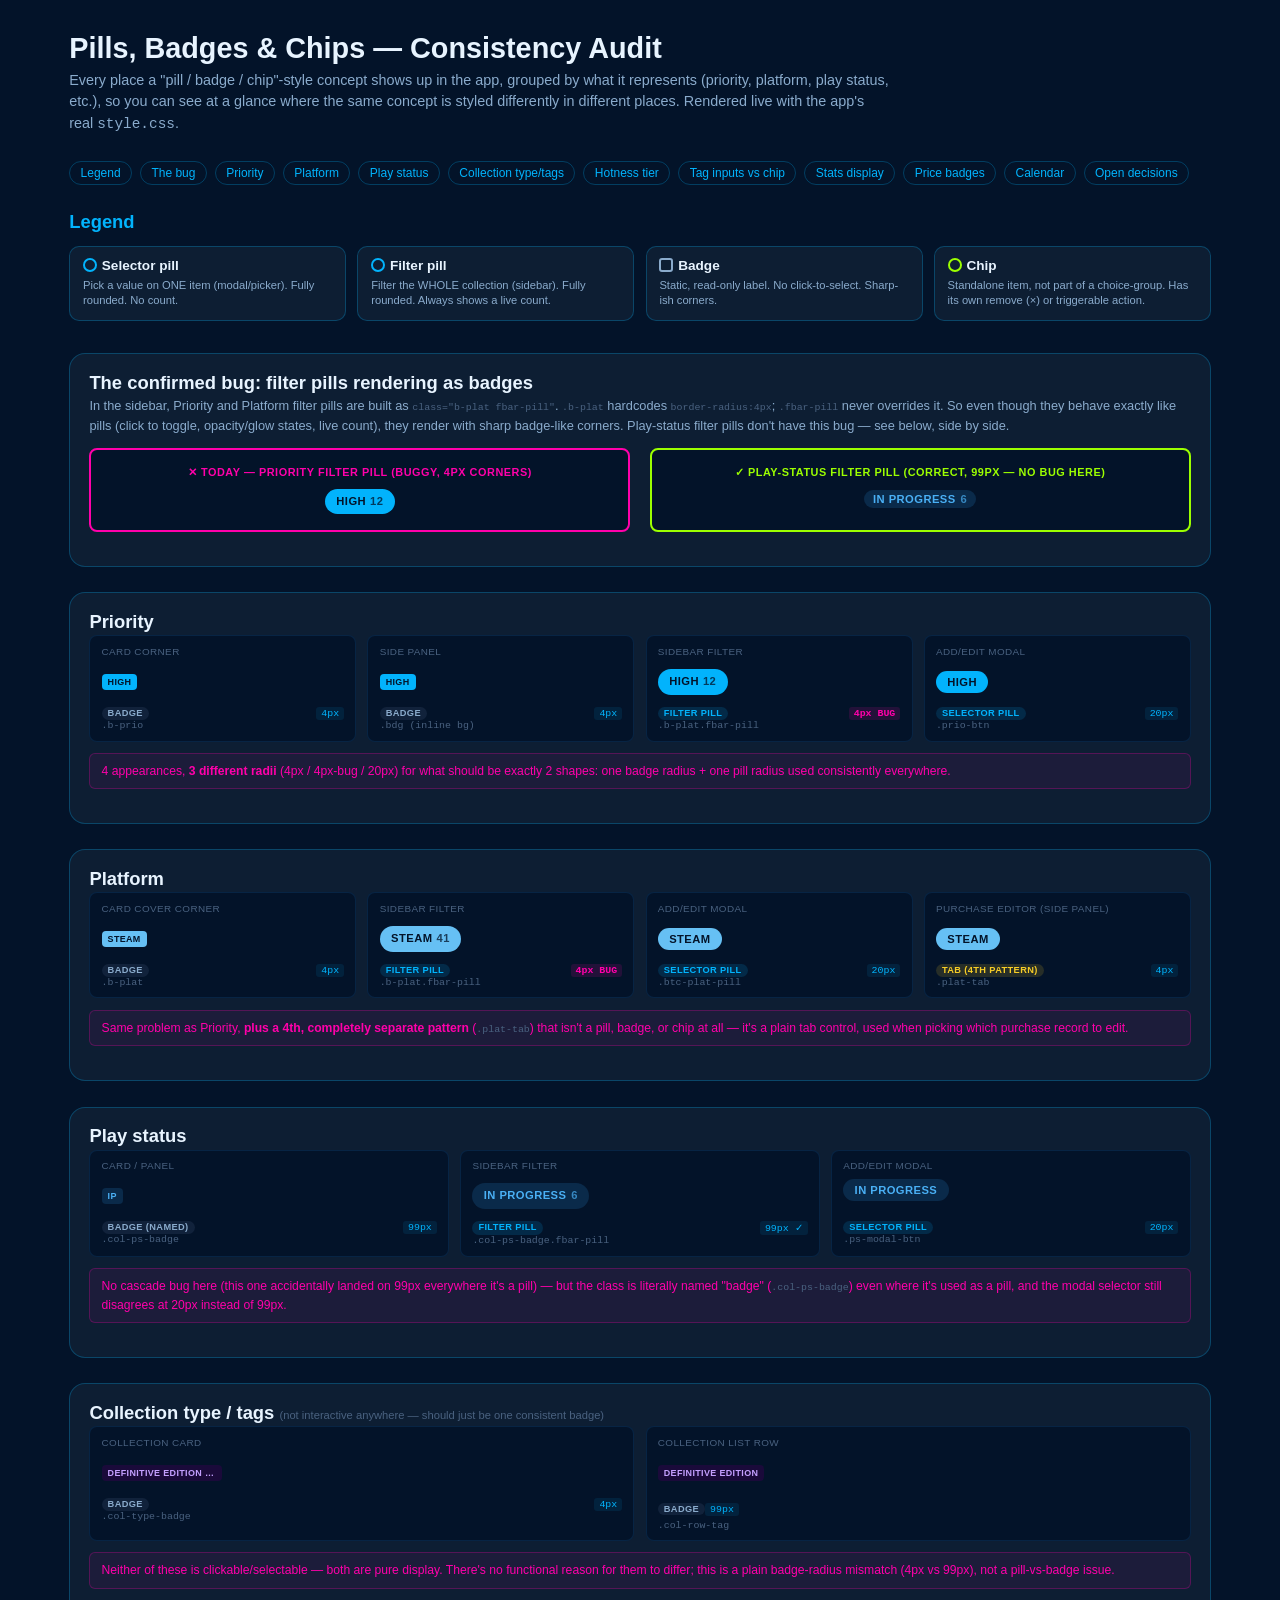
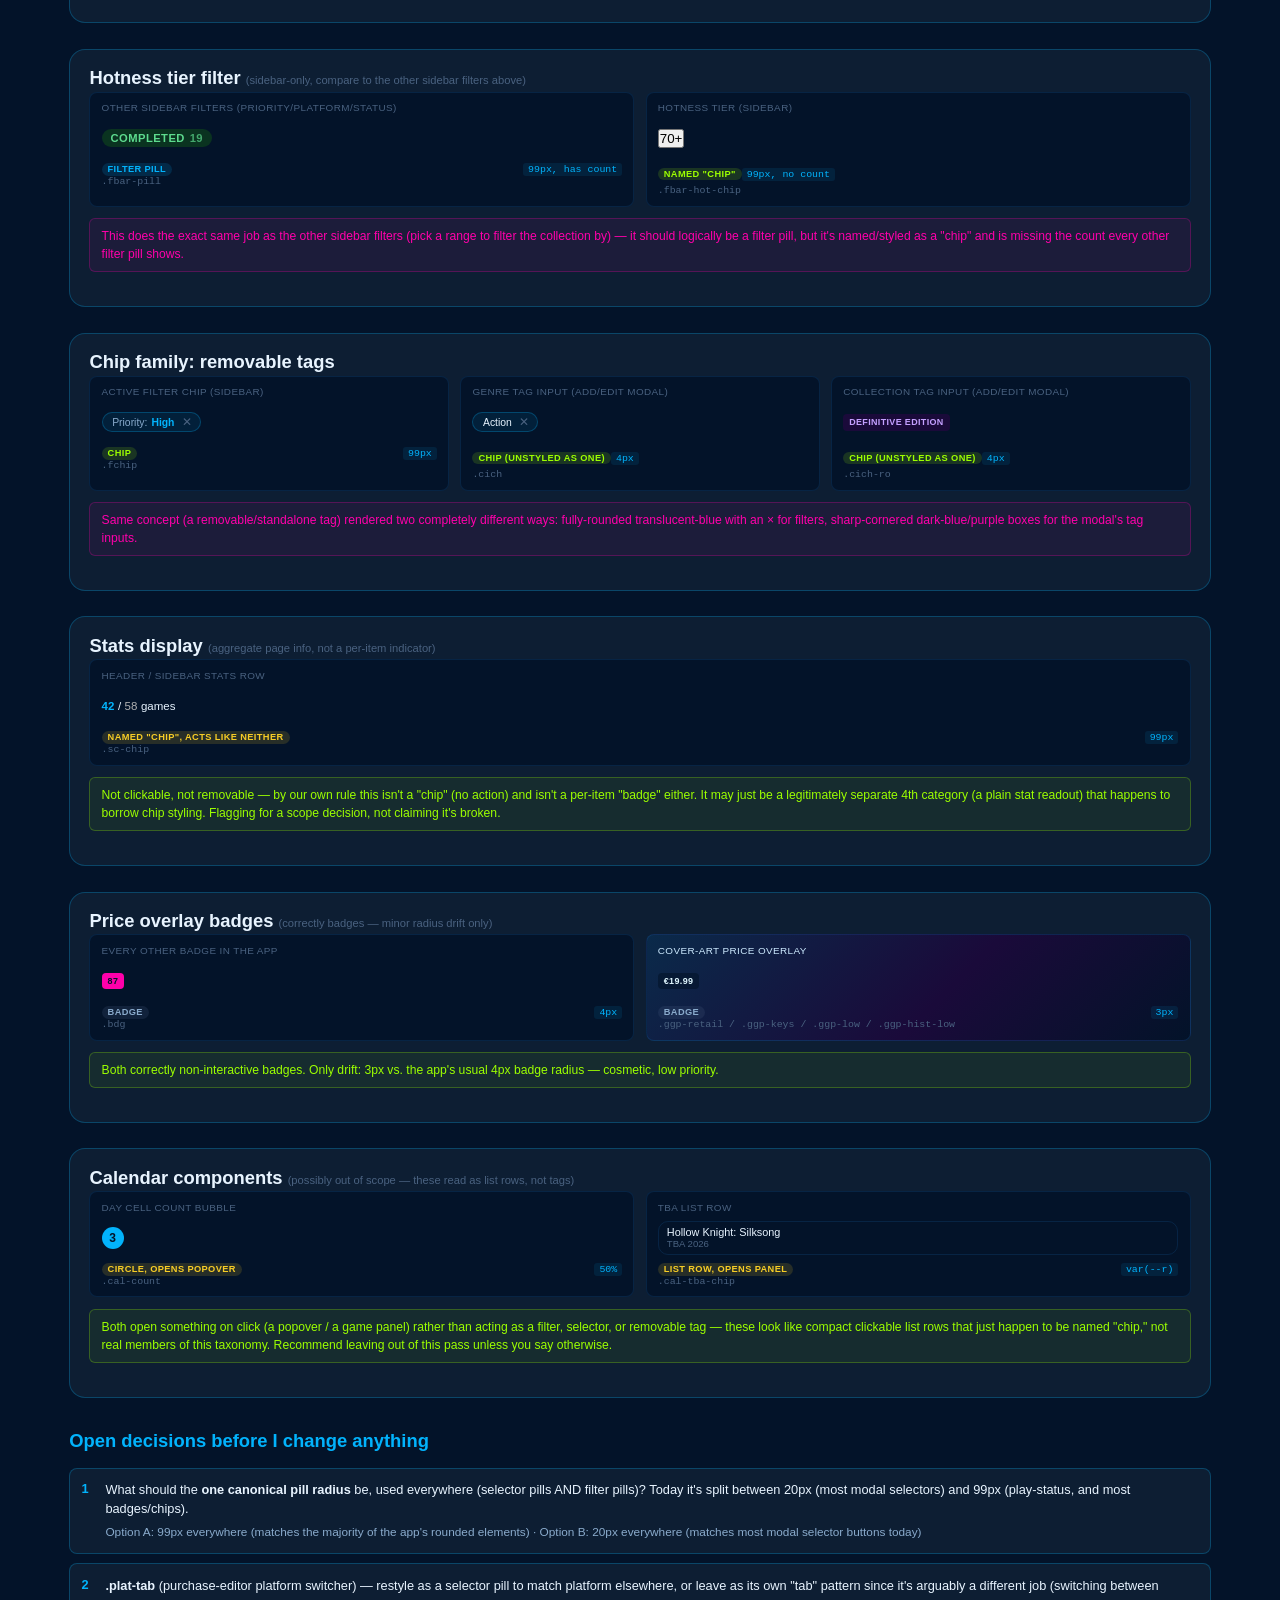
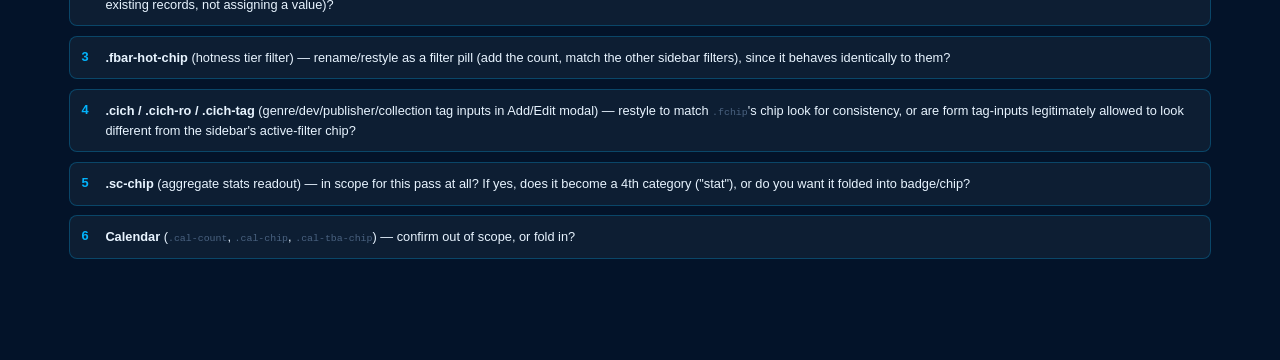
<file: pills-badges-chips-audit.html>
<!DOCTYPE html>
<html lang="en">
<head>
<meta charset="UTF-8">
<title>Pills, Badges &amp; Chips — Consistency Audit</title>
<link rel="stylesheet" href="style.css">
<style>
.audit-wrap{max-width:1180px;margin:0 auto;padding:2rem 1.2rem 6rem;font-family:'Inter',sans-serif}
.audit-h1{font-family:'Rajdhani',sans-serif;font-size:1.8rem;font-weight:700;color:var(--text);margin-bottom:.3rem}
.audit-sub{color:var(--t2);font-size:.9rem;margin-bottom:1.6rem;max-width:820px;line-height:1.5}
.audit-toc{display:flex;gap:.5rem;flex-wrap:wrap;margin-bottom:1.6rem;font-size:.75rem}
.audit-toc a{color:var(--blue);border:1px solid var(--bd2);border-radius:99px;padding:.25rem .65rem}

/* legend */
.audit-legend{display:grid;grid-template-columns:repeat(auto-fit,minmax(200px,1fr));gap:.7rem;margin-bottom:2rem}
.audit-legend-card{background:var(--s1);border:1px solid var(--bd2);border-radius:var(--r);padding:.7rem .8rem}
.audit-legend-title{font-family:'Rajdhani',sans-serif;font-weight:700;font-size:.85rem;margin-bottom:.3rem}
.audit-legend-desc{font-size:.7rem;color:var(--t2);line-height:1.4}
.audit-legend-shape{display:inline-block;width:14px;height:14px;border:2px solid;vertical-align:-2px;margin-right:.3rem}

/* concept sections */
.audit-concept{background:var(--s1);border:1px solid var(--bd2);border-radius:var(--rl);padding:1.1rem 1.2rem;margin-bottom:1.6rem}
.audit-concept-title{font-family:'Rajdhani',sans-serif;font-size:1.15rem;font-weight:700;color:var(--text);margin-bottom:.15rem}
.audit-concept-verdict{font-size:.76rem;color:var(--pink);background:#ff00aa10;border:1px solid #ff00aa40;
  border-radius:6px;padding:.5rem .7rem;margin:.7rem 0 1rem;line-height:1.5}
.audit-concept-verdict.ok{color:var(--green);background:#9cff0010;border-color:#9cff0040}
.audit-concept-verdict b{color:inherit}
.audit-row{display:flex;gap:.7rem;flex-wrap:wrap}
.audit-cell{flex:1;min-width:170px;background:var(--base);border:1px solid var(--bd);border-radius:8px;
  padding:.6rem .7rem;position:relative}
.audit-cell-loc{font-size:.62rem;letter-spacing:.04em;text-transform:uppercase;color:var(--t3);margin-bottom:.5rem}
.audit-cell-preview{min-height:34px;display:flex;align-items:center;flex-wrap:wrap;gap:.3rem;margin-bottom:.5rem}
.audit-cell-meta{font-size:.64rem;color:var(--t2);display:flex;justify-content:space-between;gap:.4rem;flex-wrap:wrap}
.audit-radius-tag{font-family:monospace;font-size:.62rem;padding:1px 5px;border-radius:3px;background:#02b3fc18;color:var(--blue)}
.audit-radius-tag.bug{background:#ff00aa20;color:var(--pink);font-weight:700}
.audit-class-tag{font-family:monospace;font-size:.62rem;color:var(--t3)}
.audit-kind-tag{font-size:.58rem;text-transform:uppercase;letter-spacing:.04em;padding:1px 6px;border-radius:99px;font-weight:700}
.k-badge{background:#4a628033;color:#8aabcc}
.k-pill{background:#02b3fc25;color:var(--blue)}
.k-fpill{background:#02b3fc25;color:var(--blue)}
.k-chip{background:#9cff0025;color:var(--green)}
.k-other{background:#f7cd2625;color:var(--amber)}

/* bug hero */
.audit-hero{display:flex;gap:1.2rem;flex-wrap:wrap;margin-bottom:1rem}
.audit-hero-box{flex:1;min-width:260px;background:var(--base);border-radius:8px;padding:1rem;text-align:center}
.audit-hero-box.bad{border:2px solid var(--pink)}
.audit-hero-box.good{border:2px solid var(--green)}
.audit-hero-label{font-size:.68rem;text-transform:uppercase;letter-spacing:.05em;margin-bottom:.6rem;font-weight:700}
.audit-hero-box.bad .audit-hero-label{color:var(--pink)}
.audit-hero-box.good .audit-hero-label{color:var(--green)}

.audit-q-list{list-style:none;counter-reset:q}
.audit-q-list li{counter-increment:q;background:var(--s1);border:1px solid var(--bd2);border-radius:8px;
  padding:.7rem .9rem;margin-bottom:.6rem;font-size:.8rem;line-height:1.5;position:relative;padding-left:2.2rem}
.audit-q-list li::before{content:counter(q);position:absolute;left:.7rem;top:.65rem;color:var(--blue);font-family:'Rajdhani',sans-serif;font-weight:700}
.audit-q-list .opts{display:block;margin-top:.35rem;font-size:.74rem;color:var(--t2)}
</style>
</head>
<body style="overflow:auto;height:auto;display:block">
<div class="audit-wrap">
  <h1 class="audit-h1">Pills, Badges &amp; Chips — Consistency Audit</h1>
  <p class="audit-sub">Every place a "pill / badge / chip"-style concept shows up in the app, grouped by what it represents (priority, platform, play status, etc.), so you can see at a glance where the same concept is styled differently in different places. Rendered live with the app's real <code>style.css</code>.</p>

  <div class="audit-toc">
    <a href="#legend">Legend</a>
    <a href="#bug">The bug</a>
    <a href="#priority">Priority</a>
    <a href="#platform">Platform</a>
    <a href="#playstatus">Play status</a>
    <a href="#collection">Collection type/tags</a>
    <a href="#hotness">Hotness tier</a>
    <a href="#taginputs">Tag inputs vs chip</a>
    <a href="#stats">Stats display</a>
    <a href="#price">Price badges</a>
    <a href="#calendar">Calendar</a>
    <a href="#questions">Open decisions</a>
  </div>

  <!-- LEGEND -->
  <h2 class="audit-concept-title" id="legend" style="color:var(--blue);margin-bottom:.8rem">Legend</h2>
  <div class="audit-legend">
    <div class="audit-legend-card">
      <div class="audit-legend-title"><span class="audit-legend-shape" style="border-radius:99px;border-color:var(--blue)"></span>Selector pill</div>
      <div class="audit-legend-desc">Pick a value on ONE item (modal/picker). Fully rounded. No count.</div>
    </div>
    <div class="audit-legend-card">
      <div class="audit-legend-title"><span class="audit-legend-shape" style="border-radius:99px;border-color:var(--blue)"></span>Filter pill</div>
      <div class="audit-legend-desc">Filter the WHOLE collection (sidebar). Fully rounded. Always shows a live count.</div>
    </div>
    <div class="audit-legend-card">
      <div class="audit-legend-title"><span class="audit-legend-shape" style="border-radius:3px;border-color:var(--t2)"></span>Badge</div>
      <div class="audit-legend-desc">Static, read-only label. No click-to-select. Sharp-ish corners.</div>
    </div>
    <div class="audit-legend-card">
      <div class="audit-legend-title"><span class="audit-legend-shape" style="border-radius:99px;border-color:var(--green)"></span>Chip</div>
      <div class="audit-legend-desc">Standalone item, not part of a choice-group. Has its own remove (×) or triggerable action.</div>
    </div>
  </div>

  <!-- THE BUG -->
  <div class="audit-concept" id="bug">
    <div class="audit-concept-title">The confirmed bug: filter pills rendering as badges</div>
    <p style="font-size:.8rem;color:var(--t2);line-height:1.5;margin-bottom:.8rem">In the sidebar, Priority and Platform filter pills are built as <span class="audit-class-tag">class="b-plat fbar-pill"</span>. <span class="audit-class-tag">.b-plat</span> hardcodes <span class="audit-class-tag">border-radius:4px</span>; <span class="audit-class-tag">.fbar-pill</span> never overrides it. So even though they behave exactly like pills (click to toggle, opacity/glow states, live count), they render with sharp badge-like corners. Play-status filter pills don't have this bug — see below, side by side.</p>
    <div class="audit-hero">
      <div class="audit-hero-box bad">
        <div class="audit-hero-label">✕ Today — Priority filter pill (buggy, 4px corners)</div>
        <button class="b-plat fbar-pill selected" style="background:#02b3fc;color:#031329">High<span style="margin-left:.25rem;opacity:.75">12</span></button>
      </div>
      <div class="audit-hero-box good">
        <div class="audit-hero-label">✓ Play-status filter pill (correct, 99px — no bug here)</div>
        <button class="fbar-pill selected" style="background:#0a2a4a;color:#4ab0f5;border-radius:99px;padding:2px 8px">In Progress<span style="margin-left:.3rem;opacity:.7">6</span></button>
      </div>
    </div>
  </div>

  <!-- PRIORITY -->
  <div class="audit-concept" id="priority">
    <div class="audit-concept-title">Priority</div>
    <div class="audit-row">
      <div class="audit-cell">
        <div class="audit-cell-loc">Card corner</div>
        <div class="audit-cell-preview"><span class="b-prio" style="background:#02b3fc">High</span></div>
        <div class="audit-cell-meta"><span class="audit-kind-tag k-badge">badge</span><span class="audit-radius-tag">4px</span></div>
        <div class="audit-class-tag">.b-prio</div>
      </div>
      <div class="audit-cell">
        <div class="audit-cell-loc">Side panel</div>
        <div class="audit-cell-preview"><span class="bdg" style="background:#02b3fc;color:#031329">High</span></div>
        <div class="audit-cell-meta"><span class="audit-kind-tag k-badge">badge</span><span class="audit-radius-tag">4px</span></div>
        <div class="audit-class-tag">.bdg (inline bg)</div>
      </div>
      <div class="audit-cell">
        <div class="audit-cell-loc">Sidebar filter</div>
        <div class="audit-cell-preview"><button class="b-plat fbar-pill selected" style="background:#02b3fc;color:#031329">High<span style="margin-left:.25rem;opacity:.75">12</span></button></div>
        <div class="audit-cell-meta"><span class="audit-kind-tag k-fpill">filter pill</span><span class="audit-radius-tag bug">4px BUG</span></div>
        <div class="audit-class-tag">.b-plat.fbar-pill</div>
      </div>
      <div class="audit-cell">
        <div class="audit-cell-loc">Add/Edit modal</div>
        <div class="audit-cell-preview"><button class="prio-btn" style="border-radius:20px;background:#02b3fc;border-color:transparent;color:#031329;padding:.25rem .65rem;font-size:.7rem;font-weight:700;text-transform:uppercase">High</button></div>
        <div class="audit-cell-meta"><span class="audit-kind-tag k-pill">selector pill</span><span class="audit-radius-tag">20px</span></div>
        <div class="audit-class-tag">.prio-btn</div>
      </div>
    </div>
    <div class="audit-concept-verdict">4 appearances, <b>3 different radii</b> (4px / 4px-bug / 20px) for what should be exactly 2 shapes: one badge radius + one pill radius used consistently everywhere.</div>
  </div>

  <!-- PLATFORM -->
  <div class="audit-concept" id="platform">
    <div class="audit-concept-title">Platform</div>
    <div class="audit-row">
      <div class="audit-cell">
        <div class="audit-cell-loc">Card cover corner</div>
        <div class="audit-cell-preview"><span class="b-plat" style="background:#66c0f4;color:#031329">Steam</span></div>
        <div class="audit-cell-meta"><span class="audit-kind-tag k-badge">badge</span><span class="audit-radius-tag">4px</span></div>
        <div class="audit-class-tag">.b-plat</div>
      </div>
      <div class="audit-cell">
        <div class="audit-cell-loc">Sidebar filter</div>
        <div class="audit-cell-preview"><button class="b-plat fbar-pill selected" style="background:#66c0f4;color:#031329">Steam<span style="margin-left:.25rem;opacity:.75">41</span></button></div>
        <div class="audit-cell-meta"><span class="audit-kind-tag k-fpill">filter pill</span><span class="audit-radius-tag bug">4px BUG</span></div>
        <div class="audit-class-tag">.b-plat.fbar-pill</div>
      </div>
      <div class="audit-cell">
        <div class="audit-cell-loc">Add/Edit modal</div>
        <div class="audit-cell-preview"><button class="btc-plat-pill" style="background:#66c0f4;color:#031329;border-color:transparent">Steam</button></div>
        <div class="audit-cell-meta"><span class="audit-kind-tag k-pill">selector pill</span><span class="audit-radius-tag">20px</span></div>
        <div class="audit-class-tag">.btc-plat-pill</div>
      </div>
      <div class="audit-cell">
        <div class="audit-cell-loc">Purchase editor (side panel)</div>
        <div class="audit-cell-preview"><button class="plat-tab active" style="background:#66c0f4;border-color:transparent">Steam</button></div>
        <div class="audit-cell-meta"><span class="audit-kind-tag k-other">tab (4th pattern)</span><span class="audit-radius-tag">4px</span></div>
        <div class="audit-class-tag">.plat-tab</div>
      </div>
    </div>
    <div class="audit-concept-verdict">Same problem as Priority, <b>plus a 4th, completely separate pattern</b> (<span class="audit-class-tag">.plat-tab</span>) that isn't a pill, badge, or chip at all — it's a plain tab control, used when picking which purchase record to edit.</div>
  </div>

  <!-- PLAY STATUS -->
  <div class="audit-concept" id="playstatus">
    <div class="audit-concept-title">Play status</div>
    <div class="audit-row">
      <div class="audit-cell">
        <div class="audit-cell-loc">Card / panel</div>
        <div class="audit-cell-preview"><span class="col-ps-badge" style="background:#0a2a4a;color:#4ab0f5">IP<span class="ps-tip">In Progress</span></span></div>
        <div class="audit-cell-meta"><span class="audit-kind-tag k-badge">badge (named)</span><span class="audit-radius-tag">99px</span></div>
        <div class="audit-class-tag">.col-ps-badge</div>
      </div>
      <div class="audit-cell">
        <div class="audit-cell-loc">Sidebar filter</div>
        <div class="audit-cell-preview"><button class="col-ps-badge fbar-pill selected" style="background:#0a2a4a;color:#4ab0f5">In Progress<span style="margin-left:.3rem;opacity:.7">6</span></button></div>
        <div class="audit-cell-meta"><span class="audit-kind-tag k-fpill">filter pill</span><span class="audit-radius-tag">99px ✓</span></div>
        <div class="audit-class-tag">.col-ps-badge.fbar-pill</div>
      </div>
      <div class="audit-cell">
        <div class="audit-cell-loc">Add/Edit modal</div>
        <div class="audit-cell-preview"><button class="ps-modal-btn" style="background:#0a2a4a;color:#4ab0f5;border-color:transparent">In Progress</button></div>
        <div class="audit-cell-meta"><span class="audit-kind-tag k-pill">selector pill</span><span class="audit-radius-tag">20px</span></div>
        <div class="audit-class-tag">.ps-modal-btn</div>
      </div>
    </div>
    <div class="audit-concept-verdict">No cascade bug here (this one accidentally landed on 99px everywhere it's a pill) — but the class is literally named "badge" (<span class="audit-class-tag">.col-ps-badge</span>) even where it's used as a pill, and the modal selector still disagrees at 20px instead of 99px.</div>
  </div>

  <!-- COLLECTION TYPE / TAGS -->
  <div class="audit-concept" id="collection">
    <div class="audit-concept-title">Collection type / tags <span style="font-size:.7rem;color:var(--t3);font-weight:400">(not interactive anywhere — should just be one consistent badge)</span></div>
    <div class="audit-row">
      <div class="audit-cell">
        <div class="audit-cell-loc">Collection card</div>
        <div class="audit-cell-preview"><span class="col-type-badge" title="Definitive Edition, Season Pass Bundle">Definitive Edition +1</span></div>
        <div class="audit-cell-meta"><span class="audit-kind-tag k-badge">badge</span><span class="audit-radius-tag">4px</span></div>
        <div class="audit-class-tag">.col-type-badge</div>
      </div>
      <div class="audit-cell">
        <div class="audit-cell-loc">Collection list row</div>
        <div class="audit-cell-preview"><span class="col-row-tag">Definitive Edition</span></div>
        <div class="audit-kind-tag k-badge" style="margin-bottom:.3rem;display:inline-block">badge</div><span class="audit-radius-tag">99px</span>
        <div class="audit-class-tag">.col-row-tag</div>
      </div>
    </div>
    <div class="audit-concept-verdict">Neither of these is clickable/selectable — both are pure display. There's no functional reason for them to differ; this is a plain badge-radius mismatch (4px vs 99px), not a pill-vs-badge issue.</div>
  </div>

  <!-- HOTNESS TIER -->
  <div class="audit-concept" id="hotness">
    <div class="audit-concept-title">Hotness tier filter <span style="font-size:.7rem;color:var(--t3);font-weight:400">(sidebar-only, compare to the other sidebar filters above)</span></div>
    <div class="audit-row">
      <div class="audit-cell">
        <div class="audit-cell-loc">Other sidebar filters (priority/platform/status)</div>
        <div class="audit-cell-preview"><button class="fbar-pill selected" style="background:#0a3320;color:#5ddb8e;border-radius:99px;padding:2px 8px">Completed<span style="margin-left:.3rem;opacity:.7">19</span></button></div>
        <div class="audit-cell-meta"><span class="audit-kind-tag k-fpill">filter pill</span><span class="audit-radius-tag">99px, has count</span></div>
        <div class="audit-class-tag">.fbar-pill</div>
      </div>
      <div class="audit-cell">
        <div class="audit-cell-loc">Hotness tier (sidebar)</div>
        <div class="audit-cell-preview"><button class="fbar-hot-chip active">70+</button></div>
        <div class="audit-kind-tag k-chip" style="margin-bottom:.3rem;display:inline-block">named "chip"</div><span class="audit-radius-tag">99px, no count</span>
        <div class="audit-class-tag">.fbar-hot-chip</div>
      </div>
    </div>
    <div class="audit-concept-verdict">This does the exact same job as the other sidebar filters (pick a range to filter the collection by) — it should logically be a filter pill, but it's named/styled as a "chip" and is missing the count every other filter pill shows.</div>
  </div>

  <!-- TAG INPUTS vs ACTIVE FILTER CHIP -->
  <div class="audit-concept" id="taginputs">
    <div class="audit-concept-title">Chip family: removable tags</div>
    <div class="audit-row">
      <div class="audit-cell">
        <div class="audit-cell-loc">Active filter chip (sidebar)</div>
        <div class="audit-cell-preview"><span class="fchip"><span class="fchip-label">Priority:</span><span class="fchip-val">High</span><button class="fchip-x">✕</button></span></div>
        <div class="audit-cell-meta"><span class="audit-kind-tag k-chip">chip</span><span class="audit-radius-tag">99px</span></div>
        <div class="audit-class-tag">.fchip</div>
      </div>
      <div class="audit-cell">
        <div class="audit-cell-loc">Genre tag input (Add/Edit modal)</div>
        <div class="audit-cell-preview"><span class="cich">Action <button>✕</button></span></div>
        <div class="audit-kind-tag k-chip" style="margin-bottom:.3rem;display:inline-block">chip (unstyled as one)</div><span class="audit-radius-tag">4px</span>
        <div class="audit-class-tag">.cich</div>
      </div>
      <div class="audit-cell">
        <div class="audit-cell-loc">Collection tag input (Add/Edit modal)</div>
        <div class="audit-cell-preview"><span class="cich-ro">Definitive Edition</span></div>
        <div class="audit-kind-tag k-chip" style="margin-bottom:.3rem;display:inline-block">chip (unstyled as one)</div><span class="audit-radius-tag">4px</span>
        <div class="audit-class-tag">.cich-ro</div>
      </div>
    </div>
    <div class="audit-concept-verdict">Same concept (a removable/standalone tag) rendered two completely different ways: fully-rounded translucent-blue with an × for filters, sharp-cornered dark-blue/purple boxes for the modal's tag inputs.</div>
  </div>

  <!-- STATS DISPLAY -->
  <div class="audit-concept" id="stats">
    <div class="audit-concept-title">Stats display <span style="font-size:.7rem;color:var(--t3);font-weight:400">(aggregate page info, not a per-item indicator)</span></div>
    <div class="audit-row">
      <div class="audit-cell">
        <div class="audit-cell-loc">Header / sidebar stats row</div>
        <div class="audit-cell-preview"><span class="sc-chip"><b>42</b>/<span style="color:var(--muted)">58</span> games</span></div>
        <div class="audit-cell-meta"><span class="audit-kind-tag k-other">named "chip", acts like neither</span><span class="audit-radius-tag">99px</span></div>
        <div class="audit-class-tag">.sc-chip</div>
      </div>
    </div>
    <div class="audit-concept-verdict ok">Not clickable, not removable — by our own rule this isn't a "chip" (no action) and isn't a per-item "badge" either. It may just be a legitimately separate 4th category (a plain stat readout) that happens to borrow chip styling. Flagging for a scope decision, not claiming it's broken.</div>
  </div>

  <!-- PRICE BADGES -->
  <div class="audit-concept" id="price">
    <div class="audit-concept-title">Price overlay badges <span style="font-size:.7rem;color:var(--t3);font-weight:400">(correctly badges — minor radius drift only)</span></div>
    <div class="audit-row">
      <div class="audit-cell">
        <div class="audit-cell-loc">Every other badge in the app</div>
        <div class="audit-cell-preview"><span class="bdg b-hot">87</span></div>
        <div class="audit-cell-meta"><span class="audit-kind-tag k-badge">badge</span><span class="audit-radius-tag">4px</span></div>
        <div class="audit-class-tag">.bdg</div>
      </div>
      <div class="audit-cell" style="background:linear-gradient(135deg,#0a2a4a,#1a0a3a 55%,#031329);border-color:var(--cbr)">
        <div class="audit-cell-loc" style="color:#cdeaff">Cover-art price overlay</div>
        <div class="audit-cell-preview"><span class="ggp-retail">€19.99</span></div>
        <div class="audit-cell-meta" style="color:#cdeaff"><span class="audit-kind-tag k-badge">badge</span><span class="audit-radius-tag">3px</span></div>
        <div class="audit-class-tag">.ggp-retail / .ggp-keys / .ggp-low / .ggp-hist-low</div>
      </div>
    </div>
    <div class="audit-concept-verdict ok">Both correctly non-interactive badges. Only drift: 3px vs. the app's usual 4px badge radius — cosmetic, low priority.</div>
  </div>

  <!-- CALENDAR -->
  <div class="audit-concept" id="calendar">
    <div class="audit-concept-title">Calendar components <span style="font-size:.7rem;color:var(--t3);font-weight:400">(possibly out of scope — these read as list rows, not tags)</span></div>
    <div class="audit-row">
      <div class="audit-cell">
        <div class="audit-cell-loc">Day cell count bubble</div>
        <div class="audit-cell-preview"><span style="display:inline-flex;align-items:center;justify-content:center;width:22px;height:22px;border-radius:50%;background:#02b3fc;color:#031329;font-family:'Rajdhani',sans-serif;font-weight:700;font-size:.75rem">3</span></div>
        <div class="audit-cell-meta"><span class="audit-kind-tag k-other">circle, opens popover</span><span class="audit-radius-tag">50%</span></div>
        <div class="audit-class-tag">.cal-count</div>
      </div>
      <div class="audit-cell">
        <div class="audit-cell-loc">TBA list row</div>
        <div class="audit-cell-preview" style="display:block"><div class="cal-tba-chip" style="width:100%"><span class="cal-tba-chip-title">Hollow Knight: Silksong</span><span class="cal-tba-chip-sub">TBA 2026</span></div></div>
        <div class="audit-cell-meta"><span class="audit-kind-tag k-other">list row, opens panel</span><span class="audit-radius-tag">var(--r)</span></div>
        <div class="audit-class-tag">.cal-tba-chip</div>
      </div>
    </div>
    <div class="audit-concept-verdict ok">Both open something on click (a popover / a game panel) rather than acting as a filter, selector, or removable tag — these look like compact clickable list rows that just happen to be named "chip," not real members of this taxonomy. Recommend leaving out of this pass unless you say otherwise.</div>
  </div>

  <!-- OPEN QUESTIONS -->
  <h2 class="audit-concept-title" id="questions" style="color:var(--blue);margin:2rem 0 1rem">Open decisions before I change anything</h2>
  <ul class="audit-q-list">
    <li>What should the <b>one canonical pill radius</b> be, used everywhere (selector pills AND filter pills)? Today it's split between 20px (most modal selectors) and 99px (play-status, and most badges/chips).
      <span class="opts">Option A: 99px everywhere (matches the majority of the app's rounded elements) · Option B: 20px everywhere (matches most modal selector buttons today)</span></li>
    <li><b>.plat-tab</b> (purchase-editor platform switcher) — restyle as a selector pill to match platform elsewhere, or leave as its own "tab" pattern since it's arguably a different job (switching between existing records, not assigning a value)?</li>
    <li><b>.fbar-hot-chip</b> (hotness tier filter) — rename/restyle as a filter pill (add the count, match the other sidebar filters), since it behaves identically to them?</li>
    <li><b>.cich / .cich-ro / .cich-tag</b> (genre/dev/publisher/collection tag inputs in Add/Edit modal) — restyle to match <span class="audit-class-tag">.fchip</span>'s chip look for consistency, or are form tag-inputs legitimately allowed to look different from the sidebar's active-filter chip?</li>
    <li><b>.sc-chip</b> (aggregate stats readout) — in scope for this pass at all? If yes, does it become a 4th category ("stat"), or do you want it folded into badge/chip?</li>
    <li><b>Calendar</b> (<span class="audit-class-tag">.cal-count</span>, <span class="audit-class-tag">.cal-chip</span>, <span class="audit-class-tag">.cal-tba-chip</span>) — confirm out of scope, or fold in?</li>
  </ul>
</div>
</body>
</html>
</file>
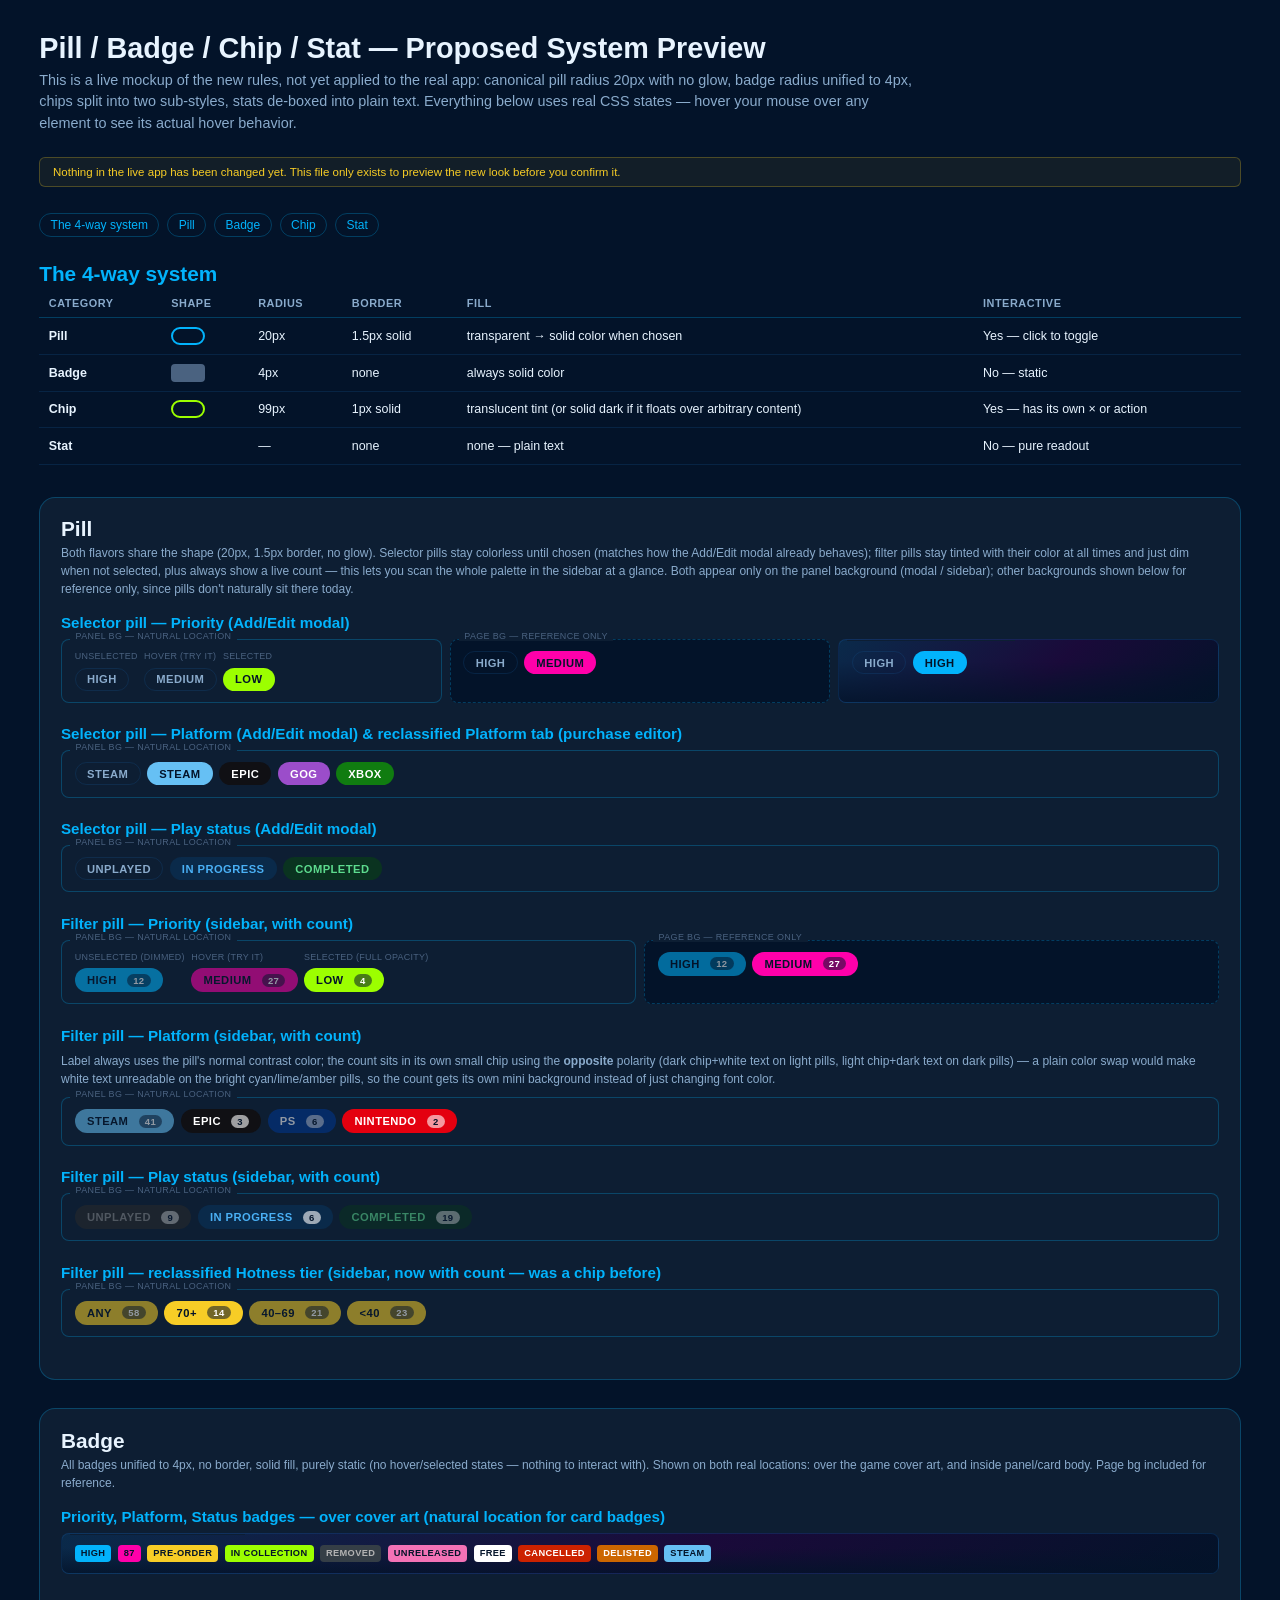
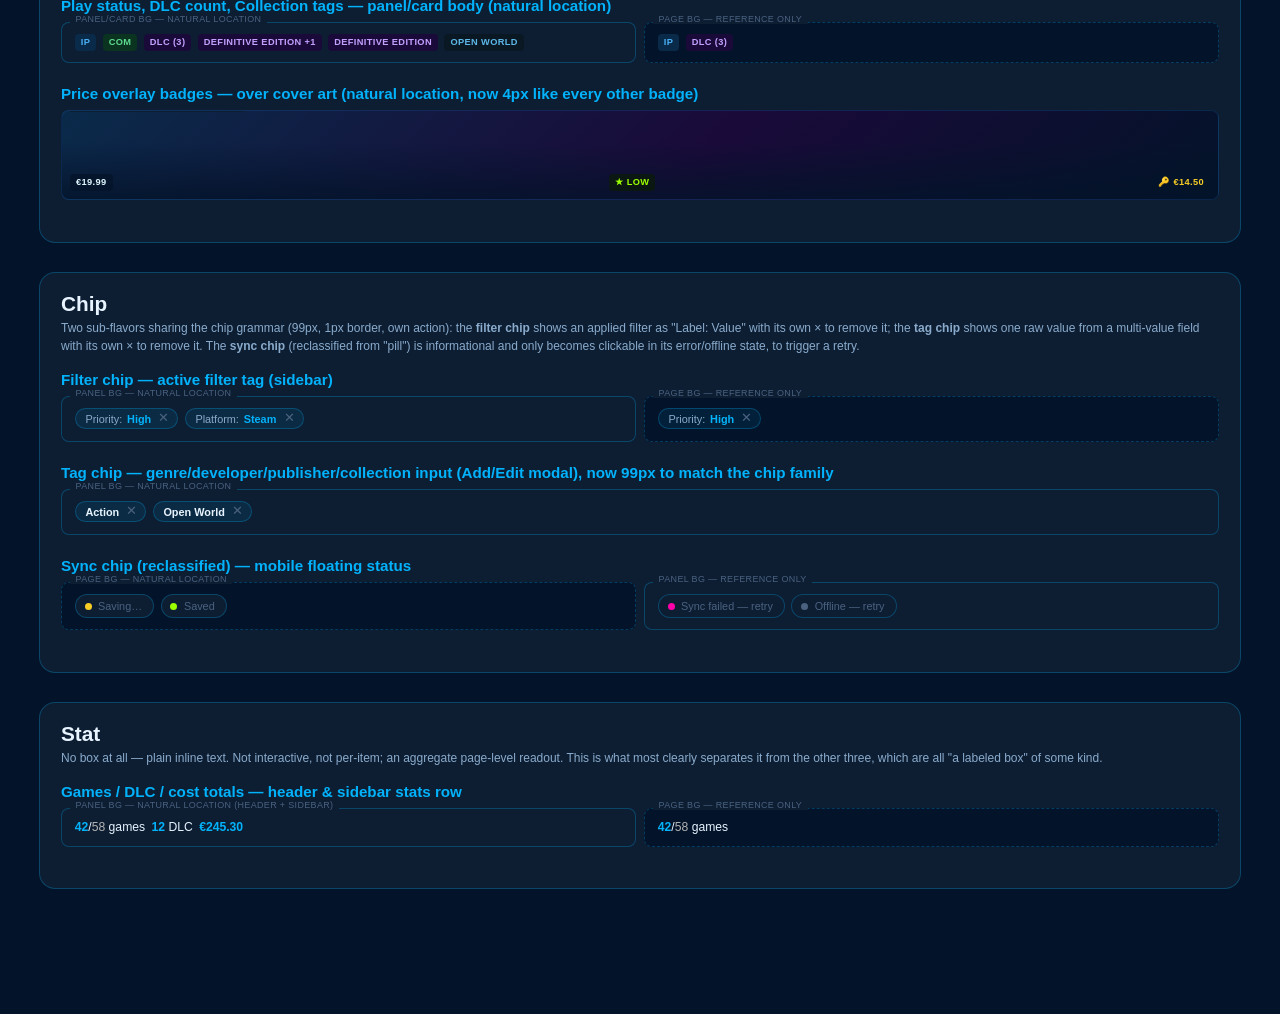
<file: pills-badges-chips-stats-preview.html>
<!DOCTYPE html>
<html lang="en">
<head>
<meta charset="UTF-8">
<title>Pill / Badge / Chip / Stat — Proposed System Preview</title>
<link rel="stylesheet" href="style.css">
<style>
.audit-wrap{max-width:1240px;margin:0 auto;padding:2rem 1.2rem 6rem;font-family:'Inter',sans-serif}
.audit-h1{font-family:'Rajdhani',sans-serif;font-size:1.8rem;font-weight:700;color:var(--text);margin-bottom:.3rem}
.audit-sub{color:var(--t2);font-size:.9rem;margin-bottom:1.4rem;max-width:880px;line-height:1.5}
.audit-toc{display:flex;gap:.5rem;flex-wrap:wrap;margin-bottom:1.6rem;font-size:.75rem}
.audit-toc a{color:var(--blue);border:1px solid var(--bd2);border-radius:99px;padding:.25rem .65rem}
.audit-hint{font-size:.72rem;color:var(--amber);background:#f7cd2610;border:1px solid #f7cd2640;border-radius:6px;padding:.5rem .8rem;margin-bottom:1.6rem}

/* system legend */
.sys-table{width:100%;border-collapse:collapse;font-size:.78rem;margin-bottom:2rem}
.sys-table th{text-align:left;color:var(--t2);font-family:'Rajdhani',sans-serif;font-size:.68rem;letter-spacing:.05em;
  text-transform:uppercase;padding:.5rem .6rem;border-bottom:1px solid var(--bd2)}
.sys-table td{padding:.55rem .6rem;border-bottom:1px solid var(--bd);color:var(--text)}
.sys-shape{display:inline-block;width:34px;height:18px;vertical-align:-4px;margin-right:.4rem;border-width:2px;border-style:solid}

/* section shells */
.cat{background:var(--s1);border:1px solid var(--bd2);border-radius:var(--rl);padding:1.2rem 1.3rem;margin-bottom:1.8rem}
.cat-title{font-family:'Rajdhani',sans-serif;font-size:1.3rem;font-weight:700;color:var(--text);margin-bottom:.2rem}
.cat-sub{font-size:.75rem;color:var(--t2);margin-bottom:1rem;line-height:1.5}
.subblock{margin-bottom:1.4rem}
.subblock-title{font-family:'Rajdhani',sans-serif;font-size:.95rem;font-weight:700;color:var(--blue);margin-bottom:.5rem}

/* background swatch rows */
.bgrow{display:flex;gap:.5rem;flex-wrap:wrap;margin-bottom:.6rem}
.bgbox{flex:1;min-width:230px;border-radius:8px;padding:.7rem .8rem;position:relative}
.bg-page{background:var(--base);border:1px dashed var(--bd2)}
.bg-panel{background:#0d1e33;border:1px solid var(--bd2)}
.bg-cover{position:relative;background:linear-gradient(135deg,#0a2a4a,#1a0a3a 55%,#031329);border:1px solid var(--cbr);overflow:hidden}
.bg-cover::after{content:"";position:absolute;inset:0;background:linear-gradient(to top,#031329cc 0%,transparent 65%);pointer-events:none}
.bglabel{position:absolute;top:-9px;left:8px;background:var(--s1);padding:0 .35rem;font-size:.56rem;letter-spacing:.04em;
  text-transform:uppercase;color:var(--t3);font-family:'Rajdhani',sans-serif;z-index:2}
.bgbody{display:flex;flex-wrap:wrap;gap:.4rem;align-items:center;position:relative;z-index:1}
.statelabel{font-size:.56rem;color:var(--t3);text-transform:uppercase;letter-spacing:.03em;display:block;margin-bottom:.2rem}
.statecell{display:flex;flex-direction:column;align-items:flex-start;gap:.2rem}

/* ═══ PILL (shared grammar: 20px radius, 1.5px border, no glow) ═══ */
.dpill{display:inline-flex;align-items:center;gap:.3rem;padding:.28rem .7rem;border-radius:20px;
  border:1.5px solid var(--bd);background:transparent;color:var(--t2);cursor:pointer;
  font-family:'Rajdhani',sans-serif;font-weight:700;font-size:.7rem;text-transform:uppercase;letter-spacing:.04em;
  transition:border-color .15s,color .15s,background .15s,opacity .15s;white-space:nowrap;user-select:none}
/* selector pill: colorless until chosen */
.dpill-sel:hover{border-color:var(--blue);color:var(--text)}
.dpill-sel.on{background:var(--pc);border-color:transparent;color:var(--ptx,#031329)}
/* filter pill: always tinted with its color, dims when off, shows a count */
.dpill-filt{background:var(--pc);color:var(--ptx,#031329);border-color:transparent;opacity:.55}
.dpill-filt:hover{opacity:.8}
.dpill-filt.on{opacity:1}
.dpill-count{margin-left:.35rem;padding:1px 6px;border-radius:99px;font-weight:700;font-size:.85em}
.dpill-count.on-dark{background:rgba(3,19,41,.55);color:#fff}
.dpill-count.on-light{background:rgba(255,255,255,.6);color:#031329}

/* ═══ BADGE (shared grammar: 4px radius, no border, solid fill, static) ═══ */
.dbadge{display:inline-block;padding:2px 6px;border-radius:4px;font-size:.58rem;font-weight:700;
  letter-spacing:.04em;text-transform:uppercase;line-height:1.4;white-space:nowrap;pointer-events:none;
  background:var(--pc);color:var(--ptx,#031329)}

/* ═══ CHIP (shared grammar: 99px radius, 1px border, translucent/standalone, has its own action) ═══ */
.dchip{display:inline-flex;align-items:center;gap:.3rem;border-radius:99px;border:1px solid var(--bd2);
  background:#02b3fc15;padding:.2rem .5rem .2rem .6rem;font-size:.68rem;color:var(--text)}
.dchip-label{color:var(--t2)}
.dchip-val{color:var(--blue);font-weight:600}
.dchip-x{background:transparent;border:none;color:var(--t3);cursor:pointer;padding:0 0 0 .15rem;font-size:.8rem;line-height:1;transition:color .1s}
.dchip-x:hover{color:var(--pink)}
.dchip-sync{border-radius:99px;border:1px solid var(--bd2);background:#0d1e33;padding:.32rem .7rem .32rem .55rem;
  font-size:.68rem;color:var(--t3);display:inline-flex;align-items:center;gap:.4rem}
.dchip-sync.clickable{cursor:pointer}
.dchip-sync.clickable:hover{border-color:var(--pink);color:var(--pink)}
.dchip-dot{width:7px;height:7px;border-radius:50%;display:inline-block}
.dchip-dot.syncing{background:var(--amber);animation:dchip-pulse 1.4s ease-in-out infinite}
.dchip-dot.ok{background:var(--green)}
.dchip-dot.err{background:var(--pink)}
.dchip-dot.off{background:var(--t3)}
@keyframes dchip-pulse{0%,100%{opacity:1}50%{opacity:.35}}

/* ═══ STAT (shared grammar: no box at all, plain text) ═══ */
.dstat{font-size:.76rem;color:var(--text)}
.dstat b{color:var(--blue);font-weight:700}
.dstat .muted{color:var(--muted)}

.legend-mini{display:flex;gap:1rem;flex-wrap:wrap;font-size:.68rem;color:var(--t3);margin-bottom:1rem}
.legend-mini span{display:inline-flex;align-items:center;gap:.3rem}
.legend-dot{width:8px;height:8px;border-radius:50%;display:inline-block}
</style>
</head>
<body style="overflow:auto;height:auto;display:block">
<div class="audit-wrap">
  <h1 class="audit-h1">Pill / Badge / Chip / Stat — Proposed System Preview</h1>
  <p class="audit-sub">This is a live mockup of the new rules, not yet applied to the real app: canonical pill radius 20px with no glow, badge radius unified to 4px, chips split into two sub-styles, stats de-boxed into plain text. Everything below uses real CSS states — hover your mouse over any element to see its actual hover behavior.</p>
  <div class="audit-hint">Nothing in the live app has been changed yet. This file only exists to preview the new look before you confirm it.</div>

  <div class="audit-toc">
    <a href="#system">The 4-way system</a>
    <a href="#pill">Pill</a>
    <a href="#badge">Badge</a>
    <a href="#chip">Chip</a>
    <a href="#stat">Stat</a>
  </div>

  <h2 class="cat-title" id="system" style="color:var(--blue)">The 4-way system</h2>
  <table class="sys-table">
    <tr><th>Category</th><th>Shape</th><th>Radius</th><th>Border</th><th>Fill</th><th>Interactive</th></tr>
    <tr><td><b>Pill</b></td><td><span class="sys-shape" style="border-radius:20px;border-color:var(--blue)"></span></td><td>20px</td><td>1.5px solid</td><td>transparent → solid color when chosen</td><td>Yes — click to toggle</td></tr>
    <tr><td><b>Badge</b></td><td><span class="sys-shape" style="border-radius:4px;border-color:var(--t3);background:var(--t3)"></span></td><td>4px</td><td>none</td><td>always solid color</td><td>No — static</td></tr>
    <tr><td><b>Chip</b></td><td><span class="sys-shape" style="border-radius:99px;border-color:var(--green)"></span></td><td>99px</td><td>1px solid</td><td>translucent tint (or solid dark if it floats over arbitrary content)</td><td>Yes — has its own × or action</td></tr>
    <tr><td><b>Stat</b></td><td><span class="sys-shape" style="border:none"></span></td><td>—</td><td>none</td><td>none — plain text</td><td>No — pure readout</td></tr>
  </table>

  <!-- ═══════════════════ PILL ═══════════════════ -->
  <div class="cat" id="pill">
    <div class="cat-title">Pill</div>
    <div class="cat-sub">Both flavors share the shape (20px, 1.5px border, no glow). Selector pills stay colorless until chosen (matches how the Add/Edit modal already behaves); filter pills stay tinted with their color at all times and just dim when not selected, plus always show a live count — this lets you scan the whole palette in the sidebar at a glance. Both appear only on the panel background (modal / sidebar); other backgrounds shown below for reference only, since pills don't naturally sit there today.</div>

    <div class="subblock">
      <div class="subblock-title">Selector pill — Priority (Add/Edit modal)</div>
      <div class="bgrow">
        <div class="bgbox bg-panel"><span class="bglabel">panel bg — natural location</span>
          <div class="bgbody">
            <div class="statecell"><span class="statelabel">Unselected</span><button class="dpill dpill-sel">High</button></div>
            <div class="statecell"><span class="statelabel">Hover (try it)</span><button class="dpill dpill-sel">Medium</button></div>
            <div class="statecell"><span class="statelabel">Selected</span><button class="dpill dpill-sel on" style="--pc:#9cff00;--ptx:#031329">Low</button></div>
          </div>
        </div>
        <div class="bgbox bg-page"><span class="bglabel">page bg — reference only</span>
          <div class="bgbody">
            <button class="dpill dpill-sel">High</button>
            <button class="dpill dpill-sel on" style="--pc:#ff00aa">Medium</button>
          </div>
        </div>
        <div class="bgbox bg-cover"><span class="bglabel">cover art — reference only</span>
          <div class="bgbody">
            <button class="dpill dpill-sel">High</button>
            <button class="dpill dpill-sel on" style="--pc:#02b3fc">High</button>
          </div>
        </div>
      </div>
    </div>

    <div class="subblock">
      <div class="subblock-title">Selector pill — Platform (Add/Edit modal) &amp; reclassified Platform tab (purchase editor)</div>
      <div class="bgrow">
        <div class="bgbox bg-panel"><span class="bglabel">panel bg — natural location</span>
          <div class="bgbody">
            <button class="dpill dpill-sel">Steam</button>
            <button class="dpill dpill-sel on" style="--pc:#66c0f4;--ptx:#031329">Steam</button>
            <button class="dpill dpill-sel on" style="--pc:#101014;--ptx:#fff">Epic</button>
            <button class="dpill dpill-sel on" style="--pc:#9b4dca;--ptx:#fff">GOG</button>
            <button class="dpill dpill-sel on" style="--pc:#107c10;--ptx:#fff">Xbox</button>
          </div>
        </div>
      </div>
    </div>

    <div class="subblock">
      <div class="subblock-title">Selector pill — Play status (Add/Edit modal)</div>
      <div class="bgrow">
        <div class="bgbox bg-panel"><span class="bglabel">panel bg — natural location</span>
          <div class="bgbody">
            <button class="dpill dpill-sel">Unplayed</button>
            <button class="dpill dpill-sel on" style="--pc:#0a2a4a;--ptx:#4ab0f5">In Progress</button>
            <button class="dpill dpill-sel on" style="--pc:#0a3320;--ptx:#5ddb8e">Completed</button>
          </div>
        </div>
      </div>
    </div>

    <div class="subblock">
      <div class="subblock-title">Filter pill — Priority (sidebar, with count)</div>
      <div class="bgrow">
        <div class="bgbox bg-panel"><span class="bglabel">panel bg — natural location</span>
          <div class="bgbody">
            <div class="statecell"><span class="statelabel">Unselected (dimmed)</span><button class="dpill dpill-filt" style="--pc:#02b3fc;--ptx:#031329">High<span class="dpill-count on-dark">12</span></button></div>
            <div class="statecell"><span class="statelabel">Hover (try it)</span><button class="dpill dpill-filt" style="--pc:#ff00aa;--ptx:#031329">Medium<span class="dpill-count on-dark">27</span></button></div>
            <div class="statecell"><span class="statelabel">Selected (full opacity)</span><button class="dpill dpill-filt on" style="--pc:#9cff00;--ptx:#031329">Low<span class="dpill-count on-dark">4</span></button></div>
          </div>
        </div>
        <div class="bgbox bg-page"><span class="bglabel">page bg — reference only</span>
          <div class="bgbody">
            <button class="dpill dpill-filt" style="--pc:#02b3fc;--ptx:#031329">High<span class="dpill-count on-dark">12</span></button>
            <button class="dpill dpill-filt on" style="--pc:#ff00aa;--ptx:#031329">Medium<span class="dpill-count on-dark">27</span></button>
          </div>
        </div>
      </div>
    </div>

    <div class="subblock">
      <div class="subblock-title">Filter pill — Platform (sidebar, with count)</div>
      <div class="cat-sub" style="margin-bottom:.6rem">Label always uses the pill's normal contrast color; the count sits in its own small chip using the <b>opposite</b> polarity (dark chip+white text on light pills, light chip+dark text on dark pills) — a plain color swap would make white text unreadable on the bright cyan/lime/amber pills, so the count gets its own mini background instead of just changing font color.</div>
      <div class="bgrow">
        <div class="bgbox bg-panel"><span class="bglabel">panel bg — natural location</span>
          <div class="bgbody">
            <button class="dpill dpill-filt" style="--pc:#66c0f4;--ptx:#031329">Steam<span class="dpill-count on-dark">41</span></button>
            <button class="dpill dpill-filt on" style="--pc:#101014;--ptx:#fff">Epic<span class="dpill-count on-light">3</span></button>
            <button class="dpill dpill-filt" style="--pc:#003791;--ptx:#fff">PS<span class="dpill-count on-light">6</span></button>
            <button class="dpill dpill-filt on" style="--pc:#e4000f;--ptx:#fff">Nintendo<span class="dpill-count on-light">2</span></button>
          </div>
        </div>
      </div>
    </div>

    <div class="subblock">
      <div class="subblock-title">Filter pill — Play status (sidebar, with count)</div>
      <div class="bgrow">
        <div class="bgbox bg-panel"><span class="bglabel">panel bg — natural location</span>
          <div class="bgbody">
            <button class="dpill dpill-filt" style="--pc:#2a2a2a;--ptx:#888">Unplayed<span class="dpill-count on-light">9</span></button>
            <button class="dpill dpill-filt on" style="--pc:#0a2a4a;--ptx:#4ab0f5">In Progress<span class="dpill-count on-light">6</span></button>
            <button class="dpill dpill-filt" style="--pc:#0a3320;--ptx:#5ddb8e">Completed<span class="dpill-count on-light">19</span></button>
          </div>
        </div>
      </div>
    </div>

    <div class="subblock">
      <div class="subblock-title">Filter pill — reclassified Hotness tier (sidebar, now with count — was a chip before)</div>
      <div class="bgrow">
        <div class="bgbox bg-panel"><span class="bglabel">panel bg — natural location</span>
          <div class="bgbody">
            <button class="dpill dpill-filt" style="--pc:#f7cd26;--ptx:#031329">Any<span class="dpill-count on-dark">58</span></button>
            <button class="dpill dpill-filt on" style="--pc:#f7cd26;--ptx:#031329">70+<span class="dpill-count on-dark">14</span></button>
            <button class="dpill dpill-filt" style="--pc:#f7cd26;--ptx:#031329">40–69<span class="dpill-count on-dark">21</span></button>
            <button class="dpill dpill-filt" style="--pc:#f7cd26;--ptx:#031329">&lt;40<span class="dpill-count on-dark">23</span></button>
          </div>
        </div>
      </div>
    </div>
  </div>

  <!-- ═══════════════════ BADGE ═══════════════════ -->
  <div class="cat" id="badge">
    <div class="cat-title">Badge</div>
    <div class="cat-sub">All badges unified to 4px, no border, solid fill, purely static (no hover/selected states — nothing to interact with). Shown on both real locations: over the game cover art, and inside panel/card body. Page bg included for reference.</div>

    <div class="subblock">
      <div class="subblock-title">Priority, Platform, Status badges — over cover art (natural location for card badges)</div>
      <div class="bgrow">
        <div class="bgbox bg-cover"><span class="bglabel">cover art — natural location</span>
          <div class="bgbody">
            <span class="dbadge" style="--pc:#02b3fc;--ptx:#031329">High</span>
            <span class="dbadge" style="--pc:#ff00aa;--ptx:#031329">87</span>
            <span class="dbadge" style="--pc:#f7cd26;--ptx:#031329">PRE-ORDER</span>
            <span class="dbadge" style="--pc:#9cff00;--ptx:#031329">IN COLLECTION</span>
            <span class="dbadge" style="--pc:#353e46;--ptx:#b3b3b3">Removed</span>
            <span class="dbadge" style="--pc:#f472b6;--ptx:#031329">UNRELEASED</span>
            <span class="dbadge" style="--pc:#fff;--ptx:#031329">FREE</span>
            <span class="dbadge" style="--pc:#cc2200;--ptx:#fff">CANCELLED</span>
            <span class="dbadge" style="--pc:#cc6600;--ptx:#fff">DELISTED</span>
            <span class="dbadge" style="--pc:#66c0f4;--ptx:#031329">Steam</span>
          </div>
        </div>
      </div>
    </div>

    <div class="subblock">
      <div class="subblock-title">Play status, DLC count, Collection tags — panel/card body (natural location)</div>
      <div class="bgrow">
        <div class="bgbox bg-panel"><span class="bglabel">panel/card bg — natural location</span>
          <div class="bgbody">
            <span class="dbadge" style="--pc:#0a2a4a;--ptx:#4ab0f5">IP</span>
            <span class="dbadge" style="--pc:#0a3320;--ptx:#5ddb8e">COM</span>
            <span class="dbadge" style="--pc:#1a0a3a;--ptx:#c4a0ff">DLC (3)</span>
            <span class="dbadge" style="--pc:#1a0a3a;--ptx:#c4a0ff">Definitive Edition +1</span>
            <span class="dbadge" style="--pc:#1a0a3a;--ptx:#c4a0ff">Definitive Edition</span>
            <span class="dbadge" style="--pc:#0a1824;--ptx:#5db8e8">Open World</span>
          </div>
        </div>
        <div class="bgbox bg-page"><span class="bglabel">page bg — reference only</span>
          <div class="bgbody">
            <span class="dbadge" style="--pc:#0a2a4a;--ptx:#4ab0f5">IP</span>
            <span class="dbadge" style="--pc:#1a0a3a;--ptx:#c4a0ff">DLC (3)</span>
          </div>
        </div>
      </div>
    </div>

    <div class="subblock">
      <div class="subblock-title">Price overlay badges — over cover art (natural location, now 4px like every other badge)</div>
      <div class="bgrow">
        <div class="bgbox bg-cover" style="min-height:90px"><span class="bglabel">cover art — natural location</span>
          <div class="bgbody" style="position:absolute;bottom:8px;left:8px;right:8px;justify-content:space-between">
            <span class="dbadge" style="--pc:rgba(3,19,41,.75);--ptx:#e0f7ff">€19.99</span>
            <span class="dbadge" style="--pc:#0a1a0acc;--ptx:#9cff00">★ Low</span>
            <span class="dbadge" style="--pc:rgba(3,19,41,.75);--ptx:#f7cd26">🔑 €14.50</span>
          </div>
        </div>
      </div>
    </div>
  </div>

  <!-- ═══════════════════ CHIP ═══════════════════ -->
  <div class="cat" id="chip">
    <div class="cat-title">Chip</div>
    <div class="cat-sub">Two sub-flavors sharing the chip grammar (99px, 1px border, own action): the <b>filter chip</b> shows an applied filter as "Label: Value" with its own × to remove it; the <b>tag chip</b> shows one raw value from a multi-value field with its own × to remove it. The <b>sync chip</b> (reclassified from "pill") is informational and only becomes clickable in its error/offline state, to trigger a retry.</div>

    <div class="subblock">
      <div class="subblock-title">Filter chip — active filter tag (sidebar)</div>
      <div class="bgrow">
        <div class="bgbox bg-panel"><span class="bglabel">panel bg — natural location</span>
          <div class="bgbody">
            <span class="dchip"><span class="dchip-label">Priority:</span><span class="dchip-val">High</span><button class="dchip-x">✕</button></span>
            <span class="dchip"><span class="dchip-label">Platform:</span><span class="dchip-val">Steam</span><button class="dchip-x">✕</button></span>
          </div>
        </div>
        <div class="bgbox bg-page"><span class="bglabel">page bg — reference only</span>
          <div class="bgbody"><span class="dchip"><span class="dchip-label">Priority:</span><span class="dchip-val">High</span><button class="dchip-x">✕</button></span></div>
        </div>
      </div>
    </div>

    <div class="subblock">
      <div class="subblock-title">Tag chip — genre/developer/publisher/collection input (Add/Edit modal), now 99px to match the chip family</div>
      <div class="bgrow">
        <div class="bgbox bg-panel"><span class="bglabel">panel bg — natural location</span>
          <div class="bgbody">
            <span class="dchip"><span class="dchip-val" style="color:var(--text)">Action</span><button class="dchip-x">✕</button></span>
            <span class="dchip"><span class="dchip-val" style="color:var(--text)">Open World</span><button class="dchip-x">✕</button></span>
          </div>
        </div>
      </div>
    </div>

    <div class="subblock">
      <div class="subblock-title">Sync chip (reclassified) — mobile floating status</div>
      <div class="bgrow">
        <div class="bgbox bg-page"><span class="bglabel">page bg — natural location</span>
          <div class="bgbody">
            <span class="dchip-sync"><span class="dchip-dot syncing"></span>Saving…</span>
            <span class="dchip-sync"><span class="dchip-dot ok"></span>Saved</span>
          </div>
        </div>
        <div class="bgbox bg-panel"><span class="bglabel">panel bg — reference only</span>
          <div class="bgbody">
            <span class="dchip-sync clickable" title="Click to retry (try hovering)"><span class="dchip-dot err"></span>Sync failed — retry</span>
            <span class="dchip-sync clickable"><span class="dchip-dot off"></span>Offline — retry</span>
          </div>
        </div>
      </div>
    </div>
  </div>

  <!-- ═══════════════════ STAT ═══════════════════ -->
  <div class="cat" id="stat">
    <div class="cat-title">Stat</div>
    <div class="cat-sub">No box at all — plain inline text. Not interactive, not per-item; an aggregate page-level readout. This is what most clearly separates it from the other three, which are all "a labeled box" of some kind.</div>
    <div class="subblock">
      <div class="subblock-title">Games / DLC / cost totals — header &amp; sidebar stats row</div>
      <div class="bgrow">
        <div class="bgbox bg-panel"><span class="bglabel">panel bg — natural location (header + sidebar)</span>
          <div class="bgbody">
            <span class="dstat"><b>42</b>/<span class="muted">58</span> games</span>
            <span class="dstat"><b>12</b> DLC</span>
            <span class="dstat"><b>€245.30</b></span>
          </div>
        </div>
        <div class="bgbox bg-page"><span class="bglabel">page bg — reference only</span>
          <div class="bgbody"><span class="dstat"><b>42</b>/<span class="muted">58</span> games</span></div>
        </div>
      </div>
    </div>
  </div>

</div>
</body>
</html>
</file>
<file: style.css>
:root{
  --base:#031329;--s1:#0d1e33;--s3:#353e46;
  --cbg:#0d1e33;--cbr:#14528f55;
  --blue:#02b3fc;--pink:#ff00aa;--green:#9cff00;--amber:#f7cd26;--muted:#b3b3b3;
  --cyan:#02b3fc;--magenta:#ff00aa;--lime:#9cff00;
  --text:#e8f4ff;--t2:#8aabcc;--t3:#4a6280;
  --bd:#14528f44;--bd2:#02b3fc44;
  --pw:600px;--hh:60px;--r:10px;--rl:16px;
}

*,*::before,*::after{box-sizing:border-box;margin:0;padding:0}
html,body{height:100%}
body{font-family:'Inter',sans-serif;font-weight:300;background:var(--base);color:var(--text);
  display:flex;flex-direction:column;overflow:hidden;transition:background .3s,color .3s}
button,input,select,textarea{font-family:inherit}a{color:inherit;text-decoration:none}
button{text-transform:none;letter-spacing:0}
::-webkit-scrollbar{width:4px}::-webkit-scrollbar-track{background:transparent}
::-webkit-scrollbar-thumb{background:var(--s3);border-radius:99px}

/* HEADER */
#hdr{height:var(--hh);min-height:var(--hh);background:var(--s1);border-bottom:1px solid var(--bd);
  display:flex;align-items:center;padding:0 1.1rem;gap:.6rem;z-index:50;position:relative;flex-shrink:0}
.logo-svg{flex-shrink:0;display:block;user-select:none;-webkit-user-select:none}
.logo-badge{display:block!important}
.logo-full{display:none}
.hs{flex:1;position:relative}
.hs svg{position:absolute;left:8px;top:50%;transform:translateY(-50%);width:13px;height:13px;stroke:var(--t3);fill:none;pointer-events:none}
.hs input{width:100%;background:var(--base);border:1px solid var(--bd);border-radius:var(--r);
  padding:.36rem 3.2rem .36rem 1.9rem;color:var(--text);font-size:.78rem;outline:none;transition:border-color .15s}
.hs input:focus{border-color:var(--blue)}
.hs-clear{position:absolute;right:6px;top:50%;transform:translateY(-50%);
  background:transparent;border:1px solid var(--bd);border-radius:4px;color:var(--t3);
  font-size:.6rem;font-weight:600;padding:1px 6px;cursor:pointer;display:none;
  font-family:'Inter',sans-serif;transition:all .12s;white-space:nowrap;line-height:1.6}
.hs-clear.visible{display:block}
.hs-clear:hover{border-color:var(--pink);color:var(--pink)}
.hr{display:flex;align-items:center;gap:.35rem;flex-shrink:0}
.hb{background:var(--s3);border:1px solid var(--bd);color:var(--t2);border-radius:var(--r);height:30px;
  padding:0 .6rem;cursor:pointer;font-size:.72rem;font-weight:500;display:flex;align-items:center;gap:.28rem;
  transition:all .15s;white-space:nowrap}
.hb:hover{border-color:var(--blue);color:var(--blue)}
.hb.p{background:var(--blue);border-color:var(--blue);color:#031329;font-weight:700}.hb.on{background:#02b3fc18;border-color:var(--blue);color:var(--blue);font-weight:700}
.hb.p:hover{opacity:.85;color:#031329}
.hb.accent{background:#02b3fc18;border-color:#02b3fc66;color:var(--blue);font-weight:600}
.hb.accent:hover{background:#02b3fc28;border-color:var(--blue);color:var(--blue)}
#steamWishlistToggle{background:#02b3fc0a;border-color:#02b3fc44;color:#02b3fc88}
#steamWishlistToggle:hover{background:#02b3fc18;border-color:#02b3fc88;color:var(--blue)}
#steamWishlistToggle.accent{background:#02b3fc25;border-color:var(--blue);color:var(--blue)}

.ts{background:var(--base);border:1px solid var(--bd);color:var(--t2);border-radius:var(--r);
  padding:.25rem 1.5rem .25rem .55rem;font-size:.7rem;cursor:pointer;outline:none;appearance:none;
  background-image:url("data:image/svg+xml,%3Csvg xmlns='http://www.w3.org/2000/svg' width='10' height='10' viewBox='0 0 24 24' fill='none' stroke='%234a6280' stroke-width='2'%3E%3Cpath d='M6 9l6 6 6-6'/%3E%3C/svg%3E");
  background-repeat:no-repeat;background-position:right 6px center;transition:border-color .15s}
.ts:focus{border-color:var(--blue)}.ts option{background:var(--s1)}
.sc{display:flex;gap:.6rem;flex-wrap:wrap;margin-left:auto}
/* stat readout — aggregate page-level counters, deliberately unboxed (plain text) to stay
   visually distinct from pill/badge/chip, which are all "a labeled box" of some kind */
.chip,.sc-chip{background:none;border:none;padding:0;
  font-size:.72rem;color:var(--text);display:inline-flex;align-items:center;gap:.22rem}
.chip b,.sc-chip b{color:var(--blue);font-weight:700}
.chip span,.sc-chip span{color:var(--t2)}

/* MAIN */
#main{flex:1;display:flex;flex-direction:column;overflow:hidden}
#content{flex:1;overflow-y:auto;overflow-x:visible;padding:1rem}
.sl{font-family:'Rajdhani',sans-serif;font-weight:700;font-size:.66rem;letter-spacing:.12em;
  text-transform:uppercase;color:var(--t3);margin-bottom:.5rem;display:flex;align-items:center;gap:.35rem;
  cursor:pointer;user-select:none;-webkit-user-select:none;position:relative}
.sl::after{content:'';flex:1;height:1px;background:var(--bd)}
.sl-toggle{font-size:.6rem;color:var(--t3);flex-shrink:0;transition:transform .2s;line-height:1;margin-left:.1rem}
.sl.collapsed .sl-toggle{transform:rotate(-90deg)}
.sb-body{overflow:hidden;transition:max-height .28s cubic-bezier(.4,0,.2,1)}.batch-sentinel{height:1px;width:100%;grid-column:1/-1;pointer-events:none;visibility:hidden}

/* ── PANEL INLINE EDIT (item 6) ── */
.ps-inline-edit{margin-top:.5rem;display:flex;flex-direction:column;gap:.5rem}

/* ── PLAY STATUS QUICK PICKER ── */
.ps-picker{position:fixed;z-index:400;background:var(--s1);border:1px solid var(--bd2);
  border-radius:var(--r);padding:.3rem;display:none;flex-direction:column;gap:1px;
  min-width:200px;box-shadow:0 8px 24px rgba(0,0,0,.5);backdrop-filter:blur(4px)}
.ps-picker.on{display:flex}
.ps-pick-opt{padding:5px 8px;font-size:.72rem;cursor:pointer;
  color:var(--text);transition:background .12s;display:flex;align-items:center;gap:.5rem}
.ps-pick-opt:hover{background:#02b3fc15}
.ps-pick-opt.active{background:#02b3fc22;border-left:2px solid var(--blue);padding-left:6px}
.ps-pick-opt .ps-pick-label{font-size:.72rem;color:var(--t2)}
.ps-pick-opt:hover .ps-pick-label,.ps-pick-opt.active .ps-pick-label{color:var(--text)}
.ps-seg{display:flex;flex-wrap:wrap;gap:.3rem;margin-top:.15rem}
.ps-seg-btn{padding:.22rem .55rem;font-size:.6rem;font-weight:700;cursor:default;pointer-events:none;
  letter-spacing:.06em;font-family:'Rajdhani',sans-serif;
  text-transform:uppercase;line-height:1;border-radius:99px;border:1.5px solid transparent;white-space:nowrap}
.ps-seg-idle{border-color:var(--bd)!important;background:var(--base)!important;color:var(--t3)!important}

/* ── DLC COUNT BADGE ON CARDS ── */
.dlc-count-badge{font-size:.56rem;font-weight:700;letter-spacing:.04em;text-transform:uppercase;
  color:#c4a0ff;cursor:default;white-space:nowrap;
  padding:2px 6px;border-radius:4px;line-height:1.4;background:#1a0a3a;
  margin-left:auto;flex-shrink:0;user-select:none}
/* ── COLLECTION TYPE BADGE ── */
.col-type-badge{font-size:.56rem;font-weight:700;letter-spacing:.04em;text-transform:uppercase;
  background:#1a0a3a;color:#c4a0ff;
  border-radius:4px;padding:2px 6px;line-height:1.4;max-width:120px;overflow:hidden;text-overflow:ellipsis;
  white-space:nowrap;display:inline-block}
/* ── PANEL DLC GRID ── */
.panel-dlc-item{cursor:pointer}
/* ── PLAY STATUS FILTER BADGE STYLE ── */
.ps-filter-opt{display:flex;align-items:center;gap:.5rem;padding:.3rem .45rem;border-radius:6px;
  cursor:pointer;transition:background .1s}
.ps-filter-opt:hover{background:#02b3fc15}
.ps-filter-opt.selected{background:#02b3fc18}
.ps-filter-opt.selected .fpop-opt-label{color:var(--text);font-weight:500}
/* ── FILTER SEARCH INPUT ── */
.fpop-search{width:100%;box-sizing:border-box;padding:.25rem .4rem;margin-bottom:.3rem;
  background:var(--base);border:1px solid var(--bd);border-radius:4px;
  color:var(--text);font-size:.74rem;outline:none}
.fpop-search:focus{border-color:var(--blue)}
/* Base game / DLC link in side panel */
.panel-base-game{display:flex;align-items:center;gap:0;padding:0;
  background:transparent;border:none;border-left:2px solid var(--bd2);border-radius:0;
  cursor:pointer;overflow:hidden;transition:border-color .18s}
.panel-base-game:hover{border-color:var(--blue)}
.panel-base-thumb{width:64px;height:36px;object-fit:cover;flex-shrink:0;display:block;
  background:var(--base);border-radius:4px;margin-left:.4rem}
.panel-base-info{display:flex;align-items:center;gap:.5rem;padding:.3rem .45rem .3rem .5rem;flex:1;min-width:0}
.panel-base-title{font-size:.76rem;font-weight:500;color:var(--t2);
  white-space:nowrap;overflow:hidden;text-overflow:ellipsis;flex:1}
.panel-base-arrow{color:var(--t3);font-size:.8rem;flex-shrink:0;transition:color .15s,transform .15s}
.panel-base-game:hover .panel-base-title{color:var(--text)}
.panel-base-game:hover .panel-base-arrow{color:var(--blue);transform:translateX(2px)}

/* ── COLLECTION MODE ── */

/* Collection card — same base as .gc but different pill bar */
.gc.col-card .hb2{display:none} /* no hotness bar */
.col-ps-badge{font-size:.56rem;font-weight:700;letter-spacing:.04em;text-transform:uppercase;
  padding:2px 6px;border-radius:4px;line-height:1.4;cursor:default;position:relative;white-space:nowrap}
.col-ps-badge .ps-tip{display:none;position:absolute;bottom:calc(100% + 5px);left:50%;
  transform:translateX(-50%);background:var(--s1);border:1px solid var(--bd2);
  border-radius:var(--r);padding:3px 8px;font-size:.65rem;font-weight:400;
  white-space:nowrap;pointer-events:none;z-index:200;color:var(--text);letter-spacing:0;text-transform:none}
.col-ps-badge:hover .ps-tip{display:block}
/* play status modal selector button — same selector-pill branding (shape/type) as
   type-btn/prio-btn/etc. It has no "unselected" look (always shows the current value
   filled), which is why its border stays transparent like a selected priority pill does. */
.ps-modal-btn{padding:.25rem .65rem;border-radius:20px;border:1.5px solid transparent;cursor:pointer;
  font-size:.7rem;font-weight:700;text-transform:uppercase;letter-spacing:.04em;
  font-family:'Rajdhani',sans-serif;transition:all .15s;align-self:flex-start}
.ps-modal-btn:hover{filter:brightness(1.15)}
/* play status colours */
.ps-UP{background:#2a2a2a;color:#888}
.ps-IP{background:#0a2a4a;color:#4ab0f5}
.ps-COM{background:#0a3320;color:#5ddb8e}
.ps-SUP{background:#3a2e00;color:#f0c040}
.ps-UF{background:#3a1a00;color:#f08030}
.ps-PDP{background:#2a0a4a;color:#c4a0ff}
.ps-WNC{background:#3a0a0a;color:#f08080}
.ps-WNP{background:#3a0a0a;color:#f08080}

/* Collection list view — two column grid on desktop */
.col-list{display:grid;grid-template-columns:1fr 1fr;gap:.3rem;width:100%}
@media(max-width:640px){.col-list{grid-template-columns:1fr}}
.col-row{display:flex;align-items:center;gap:.5rem;padding:.4rem .6rem;
  background:var(--s1);border:1px solid var(--bd);border-radius:var(--r);
  cursor:pointer;transition:background .12s;min-width:0;position:relative;overflow:hidden}
.col-row:hover{background:#02b3fc0d;border-color:var(--bd2)}
.col-row-thumb{width:36px;height:36px;object-fit:cover;border-radius:3px;flex-shrink:0;background:var(--s3)}
.col-row-thumb-ph{width:36px;height:36px;border-radius:3px;flex-shrink:0;background:var(--s3);
  display:flex;align-items:center;justify-content:center;font-size:.7rem;color:var(--t3)}
.col-row-title{flex:1;font-size:.76rem;font-weight:500;color:var(--text);
  white-space:nowrap;overflow:hidden;text-overflow:ellipsis;min-width:0}
.col-row-tags{display:flex;gap:.25rem;flex-wrap:nowrap;overflow:hidden;flex-shrink:1;min-width:0}
.col-row-tag{font-size:.56rem;font-weight:700;letter-spacing:.04em;text-transform:uppercase;
  padding:2px 6px;line-height:1.4;
  border-radius:4px;background:#1a0a3a;color:#c4a0ff;
  white-space:nowrap;flex-shrink:0}
.sb-body.expanded{overflow:visible}
.sb.collapsed .sb-body{max-height:0!important;overflow:hidden}
.sb{margin-bottom:1rem}

/* GRID */
.gg{display:grid;grid-template-columns:repeat(auto-fill,minmax(180px,220px));gap:.8rem;justify-content:center}
.gg.lv{grid-template-columns:1fr;gap:.3rem}

/* CARD */
.gc{background:var(--cbg);border:1px solid var(--cbr);border-radius:var(--rl);overflow:hidden;
  cursor:pointer;transition:border-color .15s,transform .15s,box-shadow .15s;position:relative;display:flex;flex-direction:column}
.gc:hover{border-color:var(--blue);transform:translateY(-2px);box-shadow:0 6px 20px #02b3fc12}
.swipe-hint-r,.swipe-hint-l{position:absolute;inset:0;display:flex;align-items:center;justify-content:center;
  font-size:1.8rem;opacity:0;pointer-events:none;z-index:10;border-radius:inherit}
.swipe-hint-r{background:linear-gradient(135deg,#9cff0011,#9cff0044);color:var(--green)}
.swipe-hint-l{background:linear-gradient(135deg,#ff00aa11,#ff00aa44);color:var(--pink)}
@media(min-width:641px){.swipe-hint-r,.swipe-hint-l{display:none}}
.gc.st-removed{opacity:.45;filter:grayscale(.6)}.gc.sb2{border-color:#9cff0044}
/* Meta tooltip */
.meta-tip{position:relative;display:inline-flex;align-items:center}
.meta-tip-icon{font-size:.62rem;color:var(--t3);cursor:help;line-height:1;margin-left:.25rem;flex-shrink:0;opacity:.7;transition:opacity .15s}
.meta-tip-icon:hover{opacity:1;color:var(--blue)}
.meta-tip-box{display:none;position:absolute;bottom:calc(100% + 5px);left:50%;transform:translateX(-50%);
  background:var(--s1);border:1px solid var(--bd2);border-radius:var(--r);
  padding:.4rem .55rem;font-size:.68rem;color:var(--t2);line-height:1.45;
  white-space:normal;width:180px;z-index:200;pointer-events:none;
  box-shadow:0 4px 16px #00000044}
.meta-tip-icon:hover + .meta-tip-box,
.meta-tip-icon:focus + .meta-tip-box{display:block}
/* Singleton fixed tooltip for clipped contexts */
#metaFloatTip{position:fixed;background:var(--s1);border:1px solid var(--bd2);border-radius:var(--r);
  padding:.4rem .55rem;font-size:.68rem;color:var(--t2);line-height:1.45;
  white-space:pre-line;width:180px;z-index:9999;pointer-events:none;
  box-shadow:0 4px 16px #00000055;display:none}
.gc.cancelled{border-color:#cc220033}
.gc.cancelled .cc,.gc.cancelled .cb,.gc.cancelled .ct,
.gc.cancelled .cbot,.gc.cancelled .cq,.gc.cancelled .cprice,
.gc.cancelled .b-unrel-card,.gc.cancelled .hb2,
.gc.cancelled .b-hot,.gc.cancelled .b-pre,.gc.cancelled .b-bt,
.gc.cancelled .b-rm,.gc.cancelled .b-rev,.gc.cancelled .b-prio,
.gc.cancelled .qb{filter:grayscale(1);opacity:.5}
.gc.cancelled .b-cancelled{filter:none!important;opacity:1!important}
.b-cancelled{background:#cc2200;color:#fff;font-size:.56rem;font-weight:700;letter-spacing:.04em;text-transform:uppercase;padding:2px 6px;border-radius:4px;line-height:1.4;pointer-events:none;white-space:nowrap;user-select:none;-webkit-user-select:none}
.b-plat{font-size:.56rem;font-weight:700;letter-spacing:.04em;text-transform:uppercase;padding:2px 6px;border-radius:4px;line-height:1.4;white-space:nowrap;flex-shrink:0;user-select:none;-webkit-user-select:none}
.cbot .b-plat{pointer-events:none}
.plat-filter-pills{display:flex;flex-wrap:wrap;gap:.35rem;padding:.3rem .1rem}
.plat-filter-pill{cursor:pointer;border:none;opacity:.5;transition:opacity .15s,box-shadow .15s;pointer-events:auto}
.plat-filter-pill:hover{opacity:.8}
.plat-filter-pill.selected{opacity:1;box-shadow:0 0 0 2px #fff4,inset 0 0 0 1px #fff3}
.plat-pill-count{margin-left:.3rem;font-size:.5rem;opacity:.8}

/* pill bar */
.pb{position:absolute;top:0;left:0;right:0;height:var(--rl);display:flex;align-items:center;
  justify-content:space-between;padding:0 6px;gap:3px;z-index:2;pointer-events:none}
.pb-r{display:flex;align-items:center;gap:3px}

/* cover */
.cc{width:100%;aspect-ratio:16/9;background:var(--s3);position:relative;overflow:hidden;flex-shrink:0}
.cc img{width:100%;height:100%;object-fit:cover;display:block}
.cph{width:100%;height:100%;display:flex;align-items:center;justify-content:center;font-size:1.6rem;
  background:linear-gradient(135deg,var(--s1),var(--base))}
.cg{position:absolute;inset:0;background:linear-gradient(to top,#031329cc 0%,transparent 60%);pointer-events:none}
.cc-plats{position:absolute;bottom:.35rem;right:.35rem;display:flex;gap:.2rem;flex-wrap:wrap;justify-content:flex-end;pointer-events:none;z-index:2}
.hb2{position:absolute;bottom:0;left:0;right:0;height:3px;background:var(--s3)}
.hf{height:100%;background:var(--pink);transition:width .3s}

/* badges */
.bdg{font-size:.56rem;font-weight:700;letter-spacing:.04em;text-transform:uppercase;
  padding:2px 6px;border-radius:4px;line-height:1.4;pointer-events:none;white-space:nowrap;
  user-select:none;-webkit-user-select:none}
.b-hot{background:var(--pink);color:#031329}
.b-rev{background:var(--amber);color:#031329;font-size:.56rem;font-weight:700;letter-spacing:.04em;
  text-transform:uppercase;padding:2px 6px;border-radius:4px;line-height:1.4;pointer-events:none;white-space:nowrap;
  user-select:none;-webkit-user-select:none}
.b-bt{background:var(--green);color:#031329}
.b-pre{background:var(--amber);color:#031329}
.b-rm{background:var(--s3);color:var(--muted)}
.b-unrel{background:#f472b6;color:#031329}
.b-free{background:#ffffff;color:#031329}
/* priority label badge on card — same badge branding as every other badge */
.b-prio{font-size:.56rem;font-weight:700;letter-spacing:.04em;text-transform:uppercase;
  padding:2px 6px;border-radius:4px;line-height:1.4;pointer-events:none;white-space:nowrap;color:#031329}

/* card body */
.cb{padding:.5rem .65rem .55rem;flex:1;display:flex;flex-direction:column;gap:.3rem}
.ct{font-family:'Rajdhani',sans-serif;font-weight:700;font-size:.9rem;line-height:1.25;color:var(--text);
  white-space:nowrap;overflow:hidden;text-overflow:ellipsis;flex:1;min-width:0}
.cbot{display:flex;align-items:center;justify-content:space-between;flex-wrap:wrap;gap:.3rem;margin-top:auto}
.cprice{font-family:'Rajdhani',sans-serif;font-weight:700;font-size:.88rem;color:var(--blue);flex-shrink:0}
.ggp-ov{position:absolute;bottom:3px;left:0;right:0;display:flex;flex-wrap:nowrap;align-items:flex-end;justify-content:space-between;padding:0 .3rem .25rem;z-index:3;pointer-events:none}
.ggp-retail{font-weight:700;font-size:.56rem;letter-spacing:.04em;text-transform:uppercase;line-height:1.4;color:#e0f7ff;background:rgba(3,19,41,.6);border-radius:4px;padding:2px 6px;white-space:nowrap}
.ggp-keys{font-weight:700;font-size:.56rem;letter-spacing:.04em;text-transform:uppercase;line-height:1.4;color:var(--amber);background:rgba(3,19,41,.6);border-radius:4px;padding:2px 6px;white-space:nowrap}
.ggp-low{font-weight:700;font-size:.56rem;letter-spacing:.04em;text-transform:uppercase;line-height:1.4;color:var(--green);background:#0a1a0acc;border-radius:4px;padding:2px 6px;white-space:nowrap}
.ggp-hist-low{font-weight:700;font-size:.56rem;letter-spacing:.04em;text-transform:uppercase;line-height:1.4;color:#ffd700;background:#1a140acc;border-radius:4px;padding:2px 6px;white-space:nowrap}
.gg.lv .ggp-ov{display:none}
#ggFetchBubble{display:none;position:fixed;bottom:1.5rem;left:50%;transform:translateX(-50%);width:52px;height:52px;border-radius:50%;background:var(--cyan);border:none;cursor:pointer;z-index:400;align-items:center;justify-content:center;font-family:'Rajdhani',sans-serif;font-weight:700;font-size:.68rem;color:#031329;text-align:center;line-height:1.2;box-shadow:0 2px 16px rgba(2,179,252,.45);animation:ggPulse 1.8s ease-in-out infinite}
#ggFetchBubble.on{display:flex}
@keyframes ggPulse{0%,100%{box-shadow:0 2px 16px rgba(2,179,252,.45)}50%{box-shadow:0 2px 24px rgba(2,179,252,.8)}}
.b-unrel-card{font-family:'Rajdhani',sans-serif;font-size:.7rem;font-weight:700;letter-spacing:.04em;
  text-transform:uppercase;color:var(--lime);flex-shrink:0}
/* buttons row — centered */
.cq{display:flex;gap:.22rem;flex-wrap:wrap;justify-content:center;width:100%}
.qb{background:var(--base);border:1px solid var(--bd);color:var(--t3);border-radius:5px;
  width:22px;height:22px;display:flex;align-items:center;justify-content:center;
  cursor:pointer;font-size:.62rem;transition:all .15s;text-decoration:none;flex-shrink:0;
  touch-action:manipulation;-webkit-tap-highlight-color:transparent}
.qb:hover{border-color:var(--blue);color:var(--blue)}
.qb.ba{border-color:#ff00aa66;color:var(--pink)}
.qb.qr:hover{border-color:var(--pink);color:var(--pink)}
.qb.qri{color:var(--green);border-color:#9cff0044}
.qb.qri:hover{border-color:var(--green);color:var(--green)}
.qb.qb-bt:hover{border-color:var(--green);color:var(--green)}
.qb.qb-ap:hover{border-color:var(--green);color:var(--green)}
.qb img{width:12px;height:12px;object-fit:contain;display:block}

/* list view */
.gg.lv .gc{flex-direction:row;align-items:center;border-radius:var(--r)}
.gg.lv .cc{width:52px;height:36px;aspect-ratio:unset;flex-shrink:0;border-radius:var(--r) 0 0 var(--r)}
.gg.lv .pb,.gg.lv .cg,.gg.lv .hb2,.gg.lv .cc-plats{display:none}
.gg.lv .cb{flex-direction:row;align-items:center;padding:.4rem .65rem;gap:.5rem}
.gg.lv .ct{font-size:.82rem;white-space:nowrap;overflow:hidden;text-overflow:ellipsis;flex:1;min-width:0}
.gg.lv .cbot{margin-top:0;flex-shrink:0;flex-wrap:nowrap}
.gg.lv .cq{width:auto;flex-wrap:nowrap}
/* Mobile list view: two-row layout so title always has full width */
@media(max-width:640px){
  .gg.lv .cb{flex-direction:column;align-items:flex-start;gap:.2rem;padding:.4rem .6rem}
  .gg.lv .ct{-webkit-line-clamp:2;font-size:.84rem;width:100%}
  .gg.lv .cbot{width:100%;justify-content:flex-start;flex-wrap:wrap}
  .gg.lv .cq{width:auto}
  .qb.qr{display:none}
  .qb.qb-sdb{display:none}
  .qb.qb-bt{display:none}
  .qb.qb-wl{display:none}
}
/* Grid view: full-width tap bar at card bottom (all screen sizes) */
.gg:not(.lv) .cq{gap:0;margin:.25rem -.65rem -.55rem;width:calc(100% + 1.3rem);border-top:1px solid var(--bd)}
.gg:not(.lv) .qb{flex:1;height:40px;border-radius:0;border:none;border-left:1px solid var(--bd);font-size:.82rem}
.gg:not(.lv) .qb:first-child{border-left:none}
.gg:not(.lv) .qb img{width:16px;height:16px}
.gg:not(.lv) .qb svg{width:16px;height:16px}

/* empty */
.empty{grid-column:1/-1;text-align:center;padding:4rem 1rem;color:var(--t3)}
.ei{font-size:2.5rem;margin-bottom:.6rem}

/* SIDE PANEL */
#pov{display:none;position:fixed;inset:0;background:rgba(3,19,41,.55);backdrop-filter:blur(3px);z-index:260}
#pov.on{display:block}
#panel{position:fixed;top:0;right:0;bottom:0;width:var(--pw);max-width:100vw;
  background:var(--s1);border-left:1px solid var(--bd2);z-index:270;display:flex;flex-direction:column;
  transform:translateX(100%);transition:transform .28s cubic-bezier(.4,0,.2,1);overflow:hidden}
#panel.on{transform:translateX(0)}
#panel-drag-handle{position:absolute;top:0;left:0;bottom:0;width:6px;cursor:ew-resize;z-index:10;
  transition:background .15s}
#panel-drag-handle:hover,#panel-drag-handle.dragging{background:#02b3fc33}
.pcov{width:100%;height:195px;background:var(--s3);position:relative;flex-shrink:0;overflow:hidden}
.pcov img{width:100%;height:100%;object-fit:cover;display:block}
.pcg{position:absolute;inset:0;background:linear-gradient(to bottom,transparent 40%,var(--s1) 100%)}
.pcph{width:100%;height:100%;display:flex;align-items:center;justify-content:center;font-size:3rem;
  background:linear-gradient(135deg,var(--s3),var(--base))}
.pcl{position:absolute;top:.55rem;right:.55rem;background:#03132988;border:1px solid var(--bd);
  color:var(--t2);border-radius:7px;width:28px;height:28px;cursor:pointer;
  display:flex;align-items:center;justify-content:center;font-size:.85rem;transition:all .15s}
.pcl:hover{background:#02b3fc18;color:var(--blue)}
.pb2{flex:1;overflow-y:auto;padding:.85rem 1rem 2rem}
.pt{font-family:'Rajdhani',sans-serif;font-weight:700;font-size:1.35rem;line-height:1.2;color:var(--text)}
.pt-row{display:flex;align-items:flex-start;gap:.4rem;margin-bottom:.4rem}
.pt-row .pt{flex:1}
.pt-links{display:flex;gap:.25rem;flex-shrink:0;padding-top:.2rem}
.pt-lnk{display:flex;align-items:center;justify-content:center;width:26px;height:26px;
  border-radius:var(--r);background:var(--base);border:1px solid var(--bd);
  color:var(--t3);text-decoration:none;transition:all .15s;flex-shrink:0}
.pt-lnk:hover{border-color:var(--blue);color:var(--blue)}
.pt-lnk img{width:14px;height:14px;object-fit:contain;display:block}
.pm{display:flex;flex-wrap:wrap;gap:.3rem;margin-bottom:.65rem;align-items:center}
.ps{margin-bottom:.8rem}
.psl{font-size:.61rem;font-weight:600;letter-spacing:.1em;text-transform:uppercase;color:var(--t3);
  margin-bottom:.3rem;display:flex;align-items:center;gap:.3rem}
.psl::after{content:'';flex:1;height:1px;background:var(--bd)}
.pv{font-size:.8rem;color:var(--t2);line-height:1.6}
.pv-kv{display:grid;grid-template-columns:auto 1fr;gap:.2rem .5rem;align-items:baseline}
.pv-kv-lbl{color:var(--t3);white-space:nowrap;font-size:.78rem}
.pv-kv > span:not(.pv-kv-lbl){min-width:0;overflow-wrap:break-word;word-break:break-word}
.type-tog{display:flex;gap:.35rem}
.type-btn{padding:.25rem .65rem;border-radius:20px;border:1.5px solid var(--bd);
  background:transparent;color:var(--t2);cursor:pointer;font-size:.7rem;font-weight:700;
  text-transform:uppercase;letter-spacing:.04em;transition:all .15s;font-family:'Rajdhani',sans-serif}
.type-btn:hover{border-color:var(--blue);color:var(--text)}
#fTypeGame.on{background:var(--blue);border-color:transparent;color:#031329;font-weight:700}
#fTypeDlc.on{background:#c4a0ff;border-color:transparent;color:#1a0a3a;font-weight:700}
.plks{display:flex;gap:.35rem;flex-wrap:wrap;justify-content:center}
.plk{display:flex;align-items:center;gap:.28rem;background:var(--base);border:1px solid var(--bd);
  color:var(--t2);border-radius:var(--r);padding:.28rem .6rem;font-size:.7rem;font-weight:500;cursor:pointer;transition:all .15s}
.plk:hover{border-color:var(--blue);color:var(--blue)}
.plk img{width:13px;height:13px;object-fit:contain}
.pac{display:flex;gap:.4rem;flex-wrap:wrap;margin-top:.5rem}
.pa{flex:1;min-width:100px;background:var(--base);border:1px solid var(--bd);color:var(--t3);
  border-radius:5px;padding:.4rem .6rem;font-size:.72rem;font-weight:500;cursor:pointer;
  transition:all .15s;display:flex;align-items:center;justify-content:center;gap:.3rem;
  touch-action:manipulation;-webkit-tap-highlight-color:transparent}
.pa:hover{border-color:var(--blue);color:var(--blue)}
.pa.d:hover{border-color:var(--pink);color:var(--pink)}
.pa.s{border-color:#9cff0066;color:var(--green);background:#9cff0011}
.pa.s:hover{background:#9cff0022}
.hr2{display:flex;align-items:center;gap:.6rem}
.hotness-circle{display:block;width:32px;height:32px;flex-shrink:0}
.hotness-circle-wrap{margin-left:auto;display:inline-flex;align-items:center;gap:.25rem;flex-shrink:0}
.hotness-circle-num{font-family:'Rajdhani',sans-serif;font-weight:700;font-size:.78rem;color:var(--pink);line-height:1;min-width:1.6rem}
.ht{flex:1;height:5px;background:var(--s3);border-radius:99px;overflow:hidden}
.htf{height:100%;background:var(--pink);transition:width .3s}
.hn{font-family:'Rajdhani',sans-serif;font-weight:700;font-size:1rem;color:var(--pink);min-width:2rem;text-align:right}
/* .stars / .star moved to panel nav section above */
.rta{width:100%;background:var(--base);border:1px solid var(--bd);border-radius:var(--r);
  padding:.42rem .65rem;color:var(--text);font-size:.78rem;resize:vertical;min-height:60px;outline:none;transition:border-color .15s}
.rta:focus{border-color:var(--blue)}
#rmNote{min-height:70px}

/* Panel nav arrows */
.pcnav{position:absolute;bottom:.55rem;left:.55rem;display:flex;gap:.3rem;z-index:2}
.pcnav-btn{background:#03132988;border:1px solid var(--bd);color:var(--t2);border-radius:7px;
  width:28px;height:28px;cursor:pointer;display:flex;align-items:center;justify-content:center;
  font-size:1.2rem;line-height:1;transition:all .15s;padding:0}
.pcnav-btn:hover:not(:disabled){background:#02b3fc18;color:var(--blue)}
.pcnav-btn:disabled{opacity:.25;cursor:default;pointer-events:none}

/* Cover parallax — img gets transform/filter from JS */
.pcov img{will-change:transform;transform-origin:center top}

/* Half-star rating */
.stars{display:flex;gap:.15rem;margin-bottom:.35rem}
.star-pos{position:relative;display:inline-flex;align-items:center;justify-content:center;width:1.15rem;height:1.15rem;flex-shrink:0;cursor:pointer;overflow:hidden}
.star-half{position:absolute;font-size:1.1rem;color:var(--s3);line-height:1;width:100%;height:100%;display:flex;align-items:center;justify-content:center;transition:color .1s;user-select:none;pointer-events:none}
.star-half.on{color:var(--amber)}
.star-l{clip-path:inset(0 50% 0 0)}
.star-r{clip-path:inset(0 0 0 50%)}

/* Review card */
.review-card{background:var(--base);border:1px solid var(--bd);border-radius:var(--r);padding:.65rem .75rem}
.review-rating-row{display:flex;align-items:center;justify-content:space-between;margin-bottom:.5rem}
/* Mobile: stars+score left | date right on row 1; text spans full width on row 2 */
.review-row{display:grid;grid-template-columns:1fr auto;grid-template-rows:auto auto;gap:.3rem .5rem;align-items:center}
.review-row-stars{grid-column:1;grid-row:1;display:flex;flex-direction:column;align-items:flex-start}
.review-row-date{grid-column:2;grid-row:1;font-size:.6rem;font-weight:600;letter-spacing:.06em;text-transform:uppercase;color:var(--t3);white-space:nowrap;align-self:center}
.review-row-text{grid-column:1/-1;grid-row:2;font-size:.78rem;line-height:1.5;color:var(--t2)}
/* Desktop: stars top | date bottom in col 1; text spans both rows in col 2 */
@media(min-width:641px){
  .review-row{grid-template-columns:auto 1fr;grid-template-rows:auto auto}
  .review-row-stars{grid-column:1;grid-row:1;align-items:flex-start}
  .review-row-date{grid-column:1;grid-row:2;align-self:start}
  .review-row-text{grid-column:2;grid-row:1/-1;align-self:center}
}
.stars-zero{font-size:.65rem;color:var(--t3);cursor:pointer;line-height:1;flex-shrink:0;padding:1px 3px;border-radius:3px;transition:color .12s}
.stars-zero:hover{color:var(--pink)}
.stars-zero.active{color:var(--amber)}
.review-score{font-family:'Rajdhani',sans-serif;font-weight:700;font-size:1.6rem;color:var(--amber);line-height:1}
.review-score-denom{font-size:.85rem;color:var(--t3);font-weight:400;margin-left:.1rem}

/* DLC status dot */
.dlc-dot{width:7px;height:7px;border-radius:50%;flex-shrink:0;display:inline-block;margin-right:.35rem}
.dlc-dot.owned{background:var(--green)}
.dlc-dot.wishlisted{background:var(--amber)}
.dlc-dot.removed{background:var(--t3)}

/* Markdown rendered note text */
.note-md strong{font-weight:700;color:var(--text)}
.note-md em{font-style:italic}
.note-md ul{margin:.2rem 0 .2rem 1rem;padding:0;list-style:disc}
.note-md code{background:var(--s3);padding:1px 4px;border-radius:3px;font-size:.75em;font-family:monospace}

/* MODAL */
#mov{display:none;position:fixed;inset:0;background:rgba(3,19,41,.8);backdrop-filter:blur(4px);
  z-index:280;align-items:center;justify-content:center;padding:1rem}
#mov.on{display:flex}
.modal{background:var(--s1);border:1px solid var(--bd2);border-radius:var(--rl);
  padding:1.3rem;width:100%;max-width:720px;max-height:min(90vh,90dvh);overflow-y:auto}
.mt{font-family:'Rajdhani',sans-serif;font-weight:700;font-size:1.15rem;margin-bottom:1rem;color:var(--text)}
.fg2{display:grid;grid-template-columns:1fr 1fr;gap:.6rem;margin-bottom:.6rem}
.fr{margin-bottom:.6rem}
.fr label{display:block;font-size:.63rem;font-weight:600;letter-spacing:.08em;text-transform:uppercase;color:var(--t3);margin-bottom:.25rem}
.fr input,.fr select,.fr textarea{width:100%;background:var(--base);border:1px solid var(--bd);
  border-radius:var(--r);padding:.42rem .65rem;color:var(--text);font-size:.78rem;outline:none;
  transition:border-color .15s;appearance:none;font-family:'Inter',sans-serif;font-weight:300}
.fr input:focus,.fr select:focus,.fr textarea:focus{border-color:var(--blue)}
.fr input.err{border-color:var(--pink)!important}
.fr textarea{resize:vertical;min-height:58px}
.fr select{background-image:url("data:image/svg+xml,%3Csvg xmlns='http://www.w3.org/2000/svg' width='10' height='10' viewBox='0 0 24 24' fill='none' stroke='%234a6280' stroke-width='2'%3E%3Cpath d='M6 9l6 6 6-6'/%3E%3C/svg%3E");
  background-repeat:no-repeat;background-position:right 7px center;padding-right:1.5rem}
.fr select option{background:var(--s1)}
.req{color:var(--pink);font-size:.55rem;font-weight:700;letter-spacing:.06em;text-transform:uppercase;vertical-align:super}
.ferr{font-size:.63rem;color:var(--pink);margin-top:.2rem;display:none}
.ferr.on{display:block}
#parentAppIdRow.disabled{opacity:.4;pointer-events:none}
.ma{display:flex;gap:.6rem;margin-top:1rem}
.mb2{flex:1;border-radius:5px;padding:.5rem .9rem;font-size:.8rem;font-weight:500;cursor:pointer;
  font-family:'Inter',sans-serif;transition:all .15s;display:flex;align-items:center;justify-content:center;gap:.3rem;
  border:1px solid var(--bd);background:var(--base);color:var(--t3);
  touch-action:manipulation;-webkit-tap-highlight-color:transparent}
.mb2.p{background:var(--base);border-color:var(--blue);color:var(--blue);font-weight:600}
.mb2.p:hover{background:#02b3fc15}
.mb2.c{border-color:var(--bd);color:var(--t2)}
.mb2.c:hover{background:rgba(255,255,255,.05);border-color:var(--t2);color:var(--text)}

/* priority toggle buttons */
.prio-btns{display:flex;gap:.35rem}
.prio-btn{padding:.25rem .65rem;border-radius:20px;border:1.5px solid var(--bd);
  background:transparent;color:var(--t2);font-size:.7rem;font-weight:700;cursor:pointer;
  transition:all .15s;font-family:'Rajdhani',sans-serif;letter-spacing:.04em;text-transform:uppercase}
.prio-btn:hover{border-color:var(--blue);color:var(--text)}
.prio-btn[data-v="high"].prio-btn-on{background:var(--cyan);border-color:transparent;color:#031329}
.prio-btn[data-v="medium"].prio-btn-on{background:var(--magenta);border-color:transparent;color:#031329}
.prio-btn[data-v="low"].prio-btn-on{background:var(--lime);border-color:transparent;color:#031329}

/* chip input — same visual height as a standard .fr input */
.ciw{display:flex;flex-wrap:wrap;gap:.25rem;align-items:center;background:var(--base);
  border:1px solid var(--bd);border-radius:var(--r);
  padding:0 .4rem;cursor:text;min-height:34px;transition:border-color .15s}
.ciw:focus-within{border-color:var(--blue)}
/* tag chip — the only editable/removable one of the .cich family, so it's the only true
   "chip" (has its own × action); restyled to match the chip family's grammar (.fchip) */
.cich{background:#02b3fc15;border:1px solid var(--bd2);color:var(--text);border-radius:99px;
  padding:.18rem .5rem .18rem .6rem;font-size:.65rem;display:flex;align-items:center;gap:.25rem}
.cich button{background:none;border:none;color:var(--t3);cursor:pointer;padding:0 0 0 .2rem;font-size:.75rem;line-height:1;transition:color .1s}
.cich button:hover{color:var(--pink)}
/* read-only tags — no remove action, so these are badges, not chips: same badge branding */
.cich-ro{background:#1a0a3a;color:#c4a0ff;border-radius:4px;user-select:none;
  font-size:.56rem;font-weight:700;letter-spacing:.04em;text-transform:uppercase;
  padding:2px 6px;line-height:1.4;display:inline-flex;align-items:center;gap:.18rem}
.cich-tag{background:#0a1824;color:#5db8e8;border-radius:4px;user-select:none;
  font-size:.56rem;font-weight:700;letter-spacing:.04em;text-transform:uppercase;
  padding:2px 6px;line-height:1.4;display:inline-flex;align-items:center;gap:.18rem}
.cir{background:transparent;border:none;outline:none;color:var(--text);font-size:.78rem;flex:1;min-width:60px;padding:0}

/* genre suggestions dropdown */
.genre-wrap{position:relative}
.genre-dd{position:absolute;top:100%;left:0;right:0;background:var(--s1);border:1px solid var(--bd2);
  border-radius:var(--r);z-index:50;max-height:160px;overflow-y:auto;display:none;margin-top:2px}
.genre-dd.on{display:block}
/* inline modal pickers (store + play status) — same inline pattern as genre-dd */
.pick-wrap{position:relative;width:100%}
.pick-dd{position:absolute;top:calc(100% + 2px);left:0;right:0;background:var(--s1);
  border:1px solid var(--bd2);border-radius:var(--r);z-index:50;display:none;
  flex-direction:column;overflow-x:hidden;overflow-y:auto;box-shadow:0 4px 16px rgba(0,0,0,.4)}
.pick-dd.on{display:flex}
.pick-dd > *:first-child{border-radius:calc(var(--r) - 1px) calc(var(--r) - 1px) 0 0}
.pick-dd > *:last-child{border-radius:0 0 calc(var(--r) - 1px) calc(var(--r) - 1px)}
.pick-dd.up{top:auto;bottom:calc(100% + 2px)}
.dd-opt{display:flex;align-items:center;padding:.35rem .65rem;font-size:.76rem;color:var(--t2);cursor:pointer;transition:background .1s}
.dd-opt:hover{background:#02b3fc15;color:var(--text)}
.dd-opt.active{background:#02b3fc18;color:var(--blue)}
.dd-opt-count{font-size:.62rem;color:var(--t3);flex-shrink:0;margin-left:auto;padding-left:.4rem}

/* cover preview */
.cprev-wrap{width:100%;height:85px;border-radius:var(--r);margin-top:.35rem;position:relative;overflow:hidden}
.cprev{width:100%;height:100%;object-fit:cover;display:none}
.cprev-placeholder{position:absolute;inset:0;display:flex;align-items:center;justify-content:center;font-size:.72rem;color:var(--t3);border:1px dashed var(--t3);border-radius:var(--r)}
.cover-hint{font-size:.62rem;color:var(--amber);margin-top:.3rem;display:none}

/* date row — grid so UNRELEASED button never shifts */
.date-row{display:grid;grid-template-columns:1fr auto;align-items:center;gap:.5rem}
/* overlay wrapper: just relative positioning, tba row hides/shows */
.date-overlay-wrap{position:relative}
/* 3-column row for release / price / priority */
.fg3{display:grid;grid-template-columns:2fr 1fr 1.2fr;gap:.6rem;margin-bottom:.6rem}
@media(max-width:560px){.fg3{grid-template-columns:1fr}}
/* Type + [ParentAppId when DLC] + Priority row — flex so hidden middle item collapses */
.fg3-mid-stretch{display:flex;gap:.6rem;align-items:flex-start;margin-bottom:.6rem}
.fg3-mid-stretch > .fr{flex-shrink:0;margin-bottom:0}
.fg3-mid-stretch > #parentAppIdRow{flex:1;min-width:0;margin-bottom:0}
.fg2 > .fr,.fg3 > .fr,.fg4 > .fr{margin-bottom:0}
@media(max-width:560px){
  .fg3-mid-stretch{flex-wrap:wrap}
  .fg3-mid-stretch > #parentAppIdRow{flex-basis:100%;order:10}
}
/* Release date + Price + Hotness + Live prices 4-col row */
.fg4{display:grid;grid-template-columns:2fr .85fr .85fr .85fr;gap:.6rem;margin-bottom:.6rem}
@media(max-width:560px){.fg4{grid-template-columns:1fr 1fr 1fr}.fg4>:first-child{grid-column:1/-1}}
.fetch-tog{display:flex;gap:.35rem}
.fetch-btn{padding:.25rem .65rem;border-radius:20px;border:1.5px solid var(--bd);background:transparent;color:var(--t2);cursor:pointer;font-size:.7rem;font-weight:700;text-transform:uppercase;letter-spacing:.04em;transition:all .15s;font-family:'Rajdhani',sans-serif;white-space:nowrap;flex:1;text-align:center}
.fetch-btn:hover{border-color:var(--blue);color:var(--text)}
.fetch-btn.inc.on{background:var(--green);border-color:transparent;color:#031329}
.fetch-btn.skip.on{background:var(--pink);border-color:transparent;color:#031329}
/* Hamburger menu export/import two-column row */
.hmi-row2{display:grid;grid-template-columns:1fr 1fr;border-top:1px solid var(--bd)}
.hmi-row2 .hmi{border-top:none}
.hmi-row2 .hmi:last-child{border-left:1px solid var(--bd)}
.tba-btn{background:transparent;border:1.5px solid var(--bd);border-radius:20px;color:var(--t2);
  padding:.25rem .65rem;font-size:.7rem;font-weight:700;letter-spacing:.04em;cursor:pointer;
  white-space:nowrap;transition:all .15s;font-family:'Rajdhani',sans-serif;text-transform:uppercase}
.tba-btn:hover{border-color:var(--blue);color:var(--text)}
.tba-btn.on{background:var(--blue);border-color:transparent;color:#031329}

/* overlays */
#riov,#rmov,#btcov,#rdcov,#plcov,#wlovConfirm,#preorderConfirm,#ggFetchOv{display:none;position:fixed;inset:0;background:rgba(3,19,41,.8);backdrop-filter:blur(4px);
  z-index:300;align-items:center;justify-content:center;padding:1rem}
#riov.on,#rmov.on,#btcov.on,#rdcov.on,#plcov.on,#wlovConfirm.on,#preorderConfirm.on,#ggFetchOv.on{display:flex}
#rdcLog,#plcLog{max-height:300px;overflow-y:auto;font-size:.72rem;font-family:monospace;line-height:1.7;background:var(--base);border:1px solid var(--bd);border-radius:var(--r);padding:.5rem .7rem}
#rdcLog .rdc-ok{color:var(--green)}
#rdcLog .rdc-skip{color:var(--t3)}
#rdcLog .rdc-err{color:var(--pink)}
#plcLog .plc-ok{color:var(--green)}
#plcLog .plc-skip{color:var(--t3)}
#plcLog .plc-err{color:var(--pink)}
.b-delisted{background:#cc6600;color:#fff;font-size:.56rem;font-weight:700;letter-spacing:.04em;text-transform:uppercase;padding:2px 6px;border-radius:4px;line-height:1.4;pointer-events:none;white-space:nowrap;user-select:none;-webkit-user-select:none}


/* notes system */
.note-compose{display:flex;flex-direction:column;gap:.3rem;margin-bottom:.35rem}
.note-compose > .note-compose-date{align-self:flex-start}
.note-compose-date{background:var(--s1);border:1px solid var(--bd);
  border-radius:99px;padding:.18rem .52rem;color:var(--t3);font-size:.62rem;outline:none;
  transition:border-color .15s,color .15s;cursor:pointer;width:auto;min-width:0;flex-shrink:0}
.note-compose-date:focus{border-color:var(--blue);color:var(--text)}
.note-compose-footer{display:flex;gap:.4rem;align-items:center}
.note-compose-footer .note-compose-date{width:fit-content;flex:none}
.note-compose-footer .note-save-btn{width:auto;flex:1}
.note-entry{background:var(--base);border:1px solid var(--bd);border-radius:var(--r);padding:.5rem .65rem;margin-bottom:.4rem}
.note-date{font-size:.6rem;font-weight:600;letter-spacing:.06em;text-transform:uppercase;color:var(--t3);margin-bottom:.25rem}
.note-text{font-size:.78rem;color:var(--t2);line-height:1.5;white-space:pre-wrap;word-break:break-word}
.note-edit-area{width:100%;background:var(--s1);border:1px solid var(--blue);border-radius:5px;padding:.35rem .5rem;color:var(--text);font-size:.78rem;resize:vertical;min-height:50px;outline:none;font-family:inherit;display:none}
.note-actions{display:flex;gap:.3rem;margin-top:.35rem;justify-content:flex-end}
.note-btn{background:transparent;border:1px solid var(--bd);border-radius:5px;color:var(--t3);padding:.18rem .45rem;font-size:.62rem;cursor:pointer;transition:all .12s}
.note-btn:hover{border-color:var(--blue);color:var(--blue)}
.note-btn.save{border-color:var(--blue);color:var(--blue)}
.note-btn.save:hover{background:var(--blue);color:#031329}
.note-btn.del:hover{border-color:var(--pink);color:var(--pink)}
.note-add{width:100%;background:var(--base);border:1px solid var(--bd);border-radius:var(--r);padding:.42rem .65rem;color:var(--text);font-size:.78rem;resize:vertical;min-height:80px;outline:none;font-family:inherit;transition:border-color .15s;margin-bottom:.35rem}
.note-add:focus{border-color:var(--blue)}
.note-save-btn{width:100%;background:transparent;border:1px solid var(--bd);border-radius:var(--r);color:var(--t2);padding:.35rem;font-size:.72rem;font-weight:500;cursor:pointer;transition:all .15s}
.note-save-btn:hover{border-color:var(--blue);color:var(--blue)}
.note-add-toggle{width:100%;background:none;border:1px dashed var(--bd);border-radius:var(--r);
  color:var(--t3);font-size:.7rem;padding:.3rem;cursor:pointer;transition:all .15s;
  font-family:'Inter',sans-serif}
.note-add-toggle:hover{border-color:var(--blue);color:var(--blue)}
/* toast notification */
#toast{position:fixed;bottom:1.5rem;left:50%;transform:translateX(-50%) translateY(60px);
  background:var(--s1);border:1px solid var(--bd2);border-radius:var(--r);padding:.5rem 1rem;
  font-size:.76rem;color:var(--text);z-index:500;transition:transform .25s,opacity .25s;opacity:0;pointer-events:none;white-space:nowrap}
#toast.on{transform:translateX(-50%) translateY(0);opacity:1}
#toast.warn{border-color:var(--amber);color:var(--amber)}
#toast.err{border-color:var(--pink);color:var(--pink)}

/* ── SYNC STATUS CHIP ── */
/* Reclassified from "pill" to chip: it's informational, not a multi-option selector, and
   only becomes clickable (to retry) in its error/offline state. */
/* Desktop: inline in header */
.sync-hdr{font-size:.68rem;font-weight:500;color:var(--t3);white-space:nowrap}
.sync-hdr:empty{display:none}
#syncPill{display:none} /* hidden on desktop */
/* Mobile: floating chip bottom-left */
@media(max-width:640px){
  .sync-hdr{display:none}
  #syncPill{
    display:flex;align-items:center;gap:.25rem;
    position:fixed;bottom:5rem;left:.85rem;z-index:490;
    background:var(--s1);border:1px solid var(--bd2);border-radius:99px;
    padding:.18rem .5rem .18rem .6rem;font-size:.65rem;color:var(--t3);
    box-shadow:0 2px 12px rgba(0,0,0,.25);
    transition:opacity .3s,transform .3s,border-color .15s,color .15s;
    cursor:default;user-select:none;-webkit-user-select:none;
  }
  #syncPill.clickable{cursor:pointer}
  #syncPill.clickable:hover{border-color:var(--pink);color:var(--pink)}
  #syncPill.hidden{opacity:0;transform:translateY(6px);pointer-events:none}
  #syncPill .sp-dot{
    width:7px;height:7px;border-radius:50%;background:var(--t3);flex-shrink:0;
    transition:background .3s;
  }
  #syncPill.sp-syncing .sp-dot{background:var(--amber);animation:sp-pulse 1s ease-in-out infinite}
  #syncPill.sp-ok .sp-dot{background:var(--green)}
  #syncPill.sp-err .sp-dot{background:var(--pink)}
  #syncPill.sp-offline .sp-dot{background:var(--t3)}
  @keyframes sp-pulse{0%,100%{opacity:1}50%{opacity:.35}}
}

input[type=date]::-webkit-calendar-picker-indicator{filter:invert(.5) sepia(1) saturate(3) hue-rotate(175deg);cursor:pointer}

/* ── BULK ACTIONS BAR ── */



/* ── TBA PAGINATION ── */
#calTba{display:flex;flex-direction:column}
.tba-list-viewport{flex:1;overflow:hidden;position:relative;cursor:grab;user-select:none}
.tba-list-viewport.dragging{cursor:grabbing}
.tba-list-track{display:flex;transition:transform .3s cubic-bezier(.4,0,.2,1);will-change:transform}
.tba-list-track.no-transition{transition:none}
.tba-list-page{width:100%;min-width:100%;flex-shrink:0;overflow:hidden;box-sizing:border-box}
.tba-pagination{display:flex;align-items:center;justify-content:center;
  padding:.5rem 0 0;border-top:1px solid var(--bd);margin-top:.4rem;gap:.3rem;flex-shrink:0}
.tba-page-dot{width:6px;height:6px;border-radius:50%;background:var(--s3);border:1px solid var(--bd);
  transition:background .2s,transform .2s;flex-shrink:0}
.tba-page-dot.active{background:var(--blue);transform:scale(1.3)}
.tba-page-btn{background:transparent;border:1px solid var(--bd);color:var(--t2);
  border-radius:4px;width:20px;height:20px;display:flex;align-items:center;justify-content:center;
  cursor:pointer;font-size:.75rem;line-height:1;transition:all .15s;padding:0}
.tba-page-btn:hover:not(:disabled){border-color:var(--blue);color:var(--blue)}
.tba-page-btn:disabled{opacity:.25;cursor:default}
.tba-page-info{font-size:.6rem;color:var(--t3);display:none}
/* Mobile TBA carousel */
@media(max-width:640px){
  .tba-list-viewport{overflow:hidden}
  .tba-pagination{padding:.4rem 0 0}
}
.gc[data-added-tip]:hover::after{
  content:attr(data-added-tip);
  position:absolute;bottom:calc(100% + 6px);left:50%;transform:translateX(-50%);
  background:#031329ee;border:1px solid var(--bd2);color:var(--t2);
  font-size:.6rem;font-weight:400;white-space:nowrap;
  padding:3px 8px;border-radius:5px;z-index:20;pointer-events:none;
  font-family:'Inter',sans-serif;letter-spacing:0;text-transform:none
}
/* ── FILTER POPOVERS ── */
.fpop-btn{background:transparent;border:1px solid var(--bd);color:var(--t2);border-radius:var(--r);
  padding:.25rem .65rem;font-size:.7rem;font-weight:500;cursor:pointer;transition:all .15s;
  white-space:nowrap;font-family:'Inter',sans-serif;display:flex;align-items:center;gap:.3rem}
.fpop-btn:hover{border-color:var(--blue);color:var(--blue)}
.fpop-btn.active{background:var(--blue);border-color:var(--blue);color:#031329;font-weight:700}
.fpop-btn.active:hover{opacity:.85}
.fpop-badge{background:#031329;color:var(--blue);border-radius:99px;font-size:.58rem;font-weight:700;padding:1px 5px;line-height:1.4}
.fpop-btn.active .fpop-badge{background:#031329aa;color:#fff}
.fpop-wrap{position:relative;flex-shrink:0}
.fpop{display:none;position:fixed;background:var(--s1);
  border:1px solid var(--bd2);border-radius:var(--rl);z-index:600;min-width:200px;max-width:260px;
  box-shadow:0 8px 24px rgba(0,0,0,.4);padding:.5rem}
.fpop.open{display:block}
.fpop-header{display:flex;align-items:center;justify-content:space-between;
  padding:.1rem .15rem .4rem;border-bottom:1px solid var(--bd);margin-bottom:.35rem;gap:.4rem}
.fpop-title{font-family:'Rajdhani',sans-serif;font-weight:700;font-size:.78rem;
  letter-spacing:.06em;text-transform:uppercase;color:var(--t3)}
.fpop-logic-btn{background:transparent;border:none;color:var(--t3);padding:.18rem .38rem;
  font-size:.62rem;font-weight:700;cursor:pointer;transition:all .12s;font-family:'Inter',sans-serif}
.fpop-logic-btn.on{background:var(--blue);color:#031329}
.fpop-clear{background:transparent;border:none;color:var(--t3);font-size:.62rem;cursor:pointer;
  font-family:'Inter',sans-serif;padding:.15rem .25rem;border-radius:4px;transition:all .12s;flex-shrink:0}
.fpop-clear:hover{color:var(--pink)}
.fpop-list{max-height:220px;overflow-y:auto;display:flex;flex-direction:column;gap:2px}
.fpop-opt{display:flex;align-items:center;gap:.5rem;padding:.3rem .45rem;border-radius:6px;
  cursor:pointer;transition:background .1s;user-select:none}
.fpop-opt:hover{background:#02b3fc15}
.fpop-opt input[type=checkbox]{accent-color:var(--blue);width:13px;height:13px;flex-shrink:0;cursor:pointer}
.fpop-opt-label{font-size:.74rem;color:var(--t2);flex:1;min-width:0;white-space:nowrap;overflow:hidden;text-overflow:ellipsis}
.fpop-opt-count{font-size:.62rem;color:var(--t3);flex-shrink:0}
.fpop-opt:has(input:checked) .fpop-opt-label{color:var(--text);font-weight:500}
.fpop-empty{font-size:.72rem;color:var(--t3);padding:.4rem .45rem;text-align:center}

/* Priority filter — no logic toggle */
.fpop-prio .fpop-header{justify-content:space-between}

/* ── CALENDAR 3-MONTH LAYOUT ── */
/* ── CALENDAR 2-MONTH VERTICAL LAYOUT ── */
.cal-2stack{display:flex;gap:0;min-height:0;height:100%;justify-content:center;}
.cal-months-col{display:flex;flex-direction:column;flex:0 0 358px;width:358px;overflow:visible}
.cal-month-block{padding:.55rem .75rem;border-bottom:1px solid var(--bd)}
.cal-month-block:last-child{border-bottom:none}
.cal-month-label{font-family:'Rajdhani',sans-serif;font-weight:700;font-size:.78rem;
  letter-spacing:.08em;text-transform:uppercase;color:var(--blue);text-align:center;
  margin-bottom:.3rem}
.cal-month-label.is-current{color:var(--pink)}
.cal-tba-wide{flex:1 1 0;min-width:0;border-left:1px solid var(--bd);
  padding:.75rem .85rem;display:flex;flex-direction:column}
.cal-tba-grid{display:grid;grid-template-columns:1fr 1fr;gap:.3rem}

/* ── CALENDAR ── */
#calOv.on{display:flex!important}
/* Calendar header layout */
.cal-hdr-inner{
  display:flex;align-items:center;gap:.5rem;
  padding:.85rem 1rem;flex-wrap:nowrap
}
.cal-hdr-title{
  font-family:Rajdhani,sans-serif;font-weight:700;font-size:1.1rem;
  color:var(--text);flex-shrink:0
}
.cal-hdr-nav{
  display:flex;align-items:center;gap:.35rem;flex:1;justify-content:center
}
.cal-month-sel{
  font-family:Rajdhani,sans-serif;font-weight:700;font-size:.88rem;
  color:var(--blue);min-width:100px
}
.cal-year-sel{
  font-family:Rajdhani,sans-serif;font-weight:700;font-size:.88rem;
  color:var(--blue);min-width:72px
}
.cal-hdr-right{display:flex;align-items:center;gap:.35rem;flex-shrink:0}
.cal-grid{display:grid;grid-template-columns:repeat(7,46px);gap:2px}
.cal-dow{font-size:.6rem;font-weight:700;letter-spacing:.08em;text-transform:uppercase;
  color:var(--t3);text-align:center;padding:.25rem 0;margin-bottom:2px}
.cal-cell{background:var(--base);border:1px solid var(--bd);border-radius:6px;
  width:46px;height:46px;padding:.2rem .25rem;position:relative;vertical-align:top}
.cal-cell.today{border-color:var(--blue);background:#02b3fc08}
.cal-cell.past .cal-dn{opacity:.4}
.cal-cell.other-month{opacity:.2;pointer-events:none}
.cal-dn{font-size:.6rem;font-weight:600;color:var(--t3);margin-bottom:.15rem;text-align:center}
.cal-cell.today .cal-dn{color:var(--blue);font-weight:700}
/* count badge replaces inline chips */
.cal-count{
  display:flex;align-items:center;justify-content:center;
  width:22px;height:22px;border-radius:50%;
  background:var(--blue);color:#031329;
  font-family:'Rajdhani',sans-serif;font-weight:700;font-size:.75rem;
  margin:0 auto;cursor:pointer;transition:transform .12s,box-shadow .12s;
  border:2px solid transparent;
}
.cal-count:hover{transform:scale(1.15);box-shadow:0 0 0 3px #02b3fc33}
.cal-count.has-pre{background:var(--amber)}
/* popover — singleton, position:fixed so it can never be clipped by the
   calendar's own scroll/overflow containers; JS sets top/left per-open */
.cal-pop{
  display:none;position:fixed;z-index:9999;
  background:var(--s1);border:1px solid var(--bd2);border-radius:var(--r);
  padding:.35rem;width:max-content;max-width:220px;
  box-shadow:0 6px 20px rgba(0,0,0,.45);
}
.cal-pop.open{display:block}
.cal-pop-item{
  display:block;padding:.28rem .45rem;border-radius:5px;font-size:.72rem;
  color:var(--t2);cursor:pointer;white-space:normal;word-break:break-word;
  transition:background .1s,color .1s;
}
.cal-pop-item:hover{background:#02b3fc15;color:var(--text)}
.cal-pop-item.pre{color:var(--amber)}
.cal-pop-item.pre:hover{background:#f7cd2622}
/* keep old chip style for list view only */
.cal-chip{font-size:.6rem;font-weight:500;background:#02b3fc15;border:1px solid var(--bd2);
  border-radius:4px;padding:1px 4px;margin-bottom:2px;cursor:pointer;
  color:var(--blue);white-space:nowrap;overflow:hidden;text-overflow:ellipsis;
  transition:background .12s,color .12s;display:block;line-height:1.5}
.cal-chip:hover{background:var(--blue);color:#031329}
.cal-chip.pre{border-color:var(--amber);color:var(--amber)}
.cal-chip.pre:hover{background:var(--amber);color:#031329}
.cal-list-item{display:flex;align-items:center;gap:.5rem;padding:.35rem .5rem;
  border:1px solid var(--bd);border-radius:var(--r);margin-bottom:.3rem;cursor:pointer;
  transition:border-color .15s}
.cal-list-item:hover{border-color:var(--blue)}
.cal-list-date{font-family:Rajdhani,sans-serif;font-weight:700;font-size:.78rem;
  color:var(--blue);min-width:72px;flex-shrink:0}
.cal-list-title{font-size:.78rem;color:var(--text);flex:1;min-width:0;
  white-space:nowrap;overflow:hidden;text-overflow:ellipsis}
.cal-tba-chip{padding:.28rem .5rem;
  border:1px solid var(--bd);border-radius:var(--r);margin-bottom:.3rem;
  cursor:pointer;transition:border-color .15s,color .15s;display:block;overflow:hidden}
.cal-tba-chip-title{font-size:.68rem;color:var(--text);white-space:nowrap;overflow:hidden;text-overflow:ellipsis;display:block}
.cal-tba-chip-sub{font-size:.6rem;color:var(--t3);white-space:nowrap;overflow:hidden;text-overflow:ellipsis;display:block}
.cal-tba-chip:hover .cal-tba-chip-title{color:var(--blue)}
.cal-tba-chip:hover .cal-tba-chip-sub{color:#02b3fc99}
.cal-tba-chip.prio-high{border-left-color:var(--blue);border-left-width:3px}
.cal-tba-chip.prio-medium{border-left-color:var(--pink);border-left-width:3px}
.cal-tba-chip.prio-low{border-left-color:var(--lime);border-left-width:3px}
.cal-tba-toggle.on{background:var(--blue);border-color:var(--blue);color:#031329;font-weight:700}
@media(max-width:640px){
  #calTba{display:none}
  .cal-arrow{display:none!important}
  .cal-tba-toggle{display:flex!important}
  /* Two-row header on mobile */
  .cal-hdr-inner{flex-wrap:wrap;padding:.6rem .75rem;gap:.4rem}
  .cal-hdr-title{flex:1}
  .cal-hdr-nav{flex:none;width:100%;order:3;justify-content:flex-start}
  .cal-month-sel{flex:1;min-width:0}
  .cal-hdr-right{order:2;margin-left:auto}
  .cal-chip{font-size:.55rem}
  .cal-cell{min-height:52px;padding:.2rem}
  .cal-list-item{flex-direction:column;align-items:flex-start;gap:.15rem}
  .cal-list-date{min-width:unset}
}

/* ── TILT CARD EFFECT ── */
.gc{transform-style:preserve-3d;will-change:transform}
.gg.lv .gc{transform-style:flat}
.gg.lv .gc:hover{transform:none}

/* ── MODE PILL TOGGLE (Wishlist / Collection) ── */
.mode-tog{display:flex;border-radius:var(--r);overflow:hidden;border:1px solid var(--bd);height:30px}
.mode-btn{padding:0 .75rem;background:transparent;color:var(--t2);border:none;cursor:pointer;font-size:.72rem;font-weight:500;white-space:nowrap;transition:background .15s,color .15s;font-family:'Inter',sans-serif}
.mode-btn.on{background:var(--blue);color:#031329;font-weight:700}
.mode-btn:not(.on):hover{color:var(--blue)}

/* ── DESKTOP HAMBURGER MENU ── */
#dhmenu{
  display:none;position:fixed;top:var(--hh);right:0;
  background:var(--s1);border:1px solid var(--bd2);border-top:none;
  border-radius:0 0 var(--rl) var(--rl);z-index:350;min-width:220px;
  box-shadow:0 8px 24px rgba(0,0,0,.35)
}
#dhmenu.on{display:block}
@media(max-width:640px){#dhmenu{display:none!important}}

/* ── HAMBURGER MENU ── */
#hmenu{
  display:none;position:fixed;top:var(--hh);right:0;
  background:var(--s1);border:1px solid var(--bd2);border-top:none;
  border-radius:0 0 var(--rl) var(--rl);z-index:350;min-width:220px;
  box-shadow:0 8px 24px rgba(0,0,0,.35)
}
#hmenu.on{display:block}
.hm-search{position:relative;padding:.6rem .75rem .45rem}
.hm-search input{
  width:100%;background:var(--base);border:1px solid var(--bd);border-radius:var(--r);
  padding:.38rem .7rem .38rem 1.9rem;color:var(--text);font-size:.82rem;outline:none;
  transition:border-color .15s
}
.hm-search input:focus{border-color:var(--blue)}
.hmi{
  display:block;width:100%;background:transparent;border:none;border-top:1px solid var(--bd);
  color:var(--t2);padding:.65rem .75rem;font-size:.8rem;font-weight:500;cursor:pointer;
  text-align:left;transition:background .12s,color .12s
}
.hmi:first-of-type{border-top:none}
.hmi:hover{background:#02b3fc15;color:var(--text)}
.hmi-theme{display:flex;align-items:center;justify-content:space-between;padding:.5rem .75rem;border-top:1px solid var(--bd)}
.hmi-theme-label{font-size:.8rem;font-weight:500;color:var(--t2)}

/* ── MOBILE HEADER ── */
@media(max-width:640px){
  #hdr{flex-wrap:nowrap;padding:0 .65rem;gap:.35rem;overflow:visible}
  .logo-full{display:none!important}
  .hs-desk{display:none!important}
  .hs-mob{display:flex!important;flex:1;min-width:0}
  .sync-hdr{display:none}
  .hr{gap:.2rem;flex-shrink:0;margin-left:0}
  .hb-label{display:none}
  .hb{padding:0 .4rem}
  .hb-desk{display:none!important}
  .hb-mob{display:flex!important}
}
@media(min-width:641px){.hs-mob{display:none!important}.hs-desk{display:flex!important}}
@media(min-width:641px){
  .logo-full{display:block!important}
  .hb-mob{display:none!important}
  #hmenu{display:none!important}
  .hs-mob{display:none!important}
  .hs-desk{display:flex!important}
}
@media(max-width:560px){
  :root{--pw:100vw}.fg2{grid-template-columns:1fr}.gg{grid-template-columns:repeat(auto-fill,minmax(145px,1fr))}
  .sc{display:none}
}

/* ── TODAY'S RELEASES TICKER ───────────────────── */
#todayTicker{
  display:none;
  background:var(--s1);
  border-top:2px solid var(--pink);
  border-bottom:2px solid var(--pink);
  overflow:hidden;
  white-space:nowrap;
  position:relative;
  height:32px;
}
#todayTicker.active{display:flex;align-items:center}
.ticker-label{
  flex-shrink:0;
  background:var(--pink);
  color:#fff;
  font-family:'Rajdhani',sans-serif;
  font-weight:700;
  font-size:.72rem;
  letter-spacing:.08em;
  text-transform:uppercase;
  padding:0 .75rem;
  height:100%;
  display:flex;align-items:center;
  z-index:2;
  white-space:nowrap;
}
.ticker-track{
  flex:1;overflow:hidden;position:relative;height:100%;
  display:flex;align-items:center;
}
.ticker-inner{
  display:flex;align-items:center;gap:2.5rem;
  padding-left:1.5rem;
}
.ticker-item{
  font-size:.72rem;font-family:'Rajdhani',sans-serif;font-weight:600;
  color:var(--t2);cursor:pointer;transition:color .15s;
  white-space:nowrap;letter-spacing:.03em;
}
.ticker-item:hover{color:var(--pink)}
.ticker-item::before{content:'▸ ';color:var(--pink);font-size:.6rem}

/* ── SHORTCUTS POPOVER ── */
.kb-help-btn{font-family:'Rajdhani',sans-serif;font-weight:700;font-size:.85rem;position:relative}
.kb-pop{display:none;position:absolute;top:calc(100% + 8px);right:0;background:var(--s1);
  border:1px solid var(--bd2);border-radius:var(--rl);z-index:400;min-width:210px;
  box-shadow:0 8px 24px rgba(0,0,0,.4);padding:.6rem .75rem}
.kb-pop.open{display:block}
.kb-pop-title{font-family:'Rajdhani',sans-serif;font-weight:700;font-size:.7rem;letter-spacing:.1em;
  text-transform:uppercase;color:var(--t3);margin-bottom:.45rem;padding-bottom:.3rem;border-bottom:1px solid var(--bd)}
.kb-row{display:flex;align-items:center;justify-content:space-between;gap:.5rem;
  padding:.18rem 0;font-size:.72rem;color:var(--t2)}
.kb-key{background:var(--s3);border:1px solid var(--bd2);border-radius:4px;
  padding:.1rem .38rem;font-family:'Rajdhani',sans-serif;font-weight:700;font-size:.72rem;
  color:var(--blue);white-space:nowrap;flex-shrink:0}

/* ── PER-PLATFORM PURCHASES ── */
.coll-box{background:var(--base);border:1px solid var(--bd);border-radius:var(--r);overflow:hidden}
.coll-box-hdr{background:var(--base);border-bottom:1px solid var(--bd);padding:.4rem .75rem;display:flex;gap:.3rem;flex-wrap:wrap;justify-content:center}
.coll-box-body{padding:.65rem .75rem}
.purch-3col{display:flex;gap:.6rem;flex-wrap:wrap;margin-bottom:.55rem}
.purch-cell{flex:1;min-width:60px;text-align:center}
.purch-lbl{font-size:.56rem;font-weight:600;letter-spacing:.08em;text-transform:uppercase;color:var(--t3);margin-bottom:.12rem}
.purch-val{font-size:.8rem;color:var(--t2)}
.coll-play-row{margin-bottom:.5rem;display:flex;justify-content:center}
.coll-2col{display:grid;grid-template-columns:1fr 1fr;gap:.4rem}
.coll-2col-cell{display:flex;flex-direction:column;align-items:center;justify-content:center}
.coll-chips-row{display:flex;gap:.28rem;flex-wrap:wrap;justify-content:center}
.plat-tabs{display:flex;gap:.3rem;flex-wrap:wrap;margin-bottom:.6rem;justify-content:center}
/* reclassified as a selector pill — same shape/grammar as .btc-plat-pill (it's picking
   which purchase record to view/edit, same job as picking a platform value in the modal) */
.plat-tab{padding:.25rem .65rem;border-radius:20px;border:1.5px solid var(--bd);background:transparent;
  color:var(--t2);font-size:.7rem;font-weight:700;cursor:pointer;transition:all .15s;
  font-family:'Rajdhani',sans-serif;letter-spacing:.04em;text-transform:uppercase}
.plat-tab:hover{border-color:var(--blue);color:var(--blue)}
.plat-tab.active{color:#031329;border-color:transparent}

.pick-btn{display:flex;align-items:center;gap:.4rem;padding:.35rem .7rem;
  border-radius:var(--r);border:1px solid var(--bd);background:var(--base);
  color:var(--t2);font-size:.78rem;font-weight:500;cursor:pointer;width:100%;
  text-align:left;transition:border-color .15s;box-sizing:border-box;min-width:0;overflow:hidden}
.pick-btn:hover{border-color:var(--blue);color:var(--text)}
.pick-btn > span:not(.spb-arrow){flex:1;min-width:0;white-space:nowrap;overflow:hidden;text-overflow:ellipsis}
.pick-btn .spb-arrow{flex-shrink:0;color:var(--t3);font-size:.65rem}


.btc-plat-pills{display:flex;gap:.4rem;flex-wrap:wrap;margin-bottom:0}
.btc-plat-pill{padding:.25rem .65rem;border-radius:20px;border:1.5px solid var(--bd);
  background:transparent;color:var(--t2);font-size:.7rem;font-weight:700;cursor:pointer;
  transition:all .15s;font-family:'Rajdhani',sans-serif;letter-spacing:.04em;text-transform:uppercase}
.btc-plat-pill:hover{border-color:var(--blue);color:var(--text)}
.btc-plat-pill.selected{border-color:transparent}

/* Add type picker */
.add-pick-btn{display:block;width:100%;padding:.55rem .75rem;text-align:left;background:transparent;border:none;cursor:pointer;border-radius:var(--r);color:var(--text);}
.add-pick-btn:hover{background:#02b3fc15;}
.add-pick-title{font-family:'Rajdhani',sans-serif;font-weight:700;font-size:.85rem;letter-spacing:.02em;}
.add-pick-sub{font-size:.65rem;color:var(--t3);margin-top:.1rem;}

/* ── FILTER SIDEBAR ── */

/* Overlay */
#fbar-ov{display:none;position:fixed;inset:0;background:rgba(3,19,41,.6);backdrop-filter:blur(2px);z-index:88}
#fbar-ov.on{display:block}

/* Sidebar */
#fbar{position:fixed;top:0;left:0;bottom:0;width:280px;background:var(--s1);border-right:1px solid var(--bd2);
  z-index:89;display:flex;flex-direction:column;transform:translateX(-100%);
  transition:transform .28s cubic-bezier(.4,0,.2,1);overflow:hidden}
#fbar.on{transform:translateX(0)}

/* Desktop: push main content */
@media(min-width:641px){
  #main{transition:margin-left .28s cubic-bezier(.4,0,.2,1)}
  #main.fbar-open{margin-left:280px}
}

/* Sidebar header */
.fbar-header{display:flex;align-items:center;justify-content:space-between;
  padding:.65rem 1rem;border-bottom:1px solid var(--bd);flex-shrink:0;
  background:var(--s1);min-height:48px}
.fbar-title{font-family:'Rajdhani',sans-serif;font-weight:700;font-size:.95rem;
  letter-spacing:.05em;text-transform:uppercase;color:var(--text)}
.fbar-close{background:transparent;border:none;color:var(--t3);font-size:1rem;
  cursor:pointer;padding:.25rem .4rem;border-radius:5px;transition:all .12s;line-height:1}
.fbar-close:hover{color:var(--text);background:#02b3fc18}

/* Sidebar body */
.fbar-body{flex:1;overflow-y:auto;overflow-x:hidden;padding:.4rem 0}

/* Sort row */
.fbar-sort-row{display:flex;gap:.5rem;padding:.35rem .75rem .2rem;flex-wrap:wrap}
.fbar-sort-item{display:flex;flex-direction:column;gap:.2rem;flex:1;min-width:0}
.fbar-sort-label{font-size:.6rem;font-weight:600;letter-spacing:.08em;text-transform:uppercase;color:var(--t3)}
.fbar-sort-item .ts{width:100%;font-size:.78rem;background:var(--base);border-color:var(--bd);color:var(--text);padding:.42rem 1.5rem .42rem .65rem}

/* Section */
.fbar-section{border-bottom:1px solid var(--bd)}
.fbar-sec-hdr{width:100%;display:flex;align-items:center;gap:.4rem;padding:.55rem .75rem;
  background:transparent;border:none;cursor:pointer;text-align:left;transition:background .1s}
.fbar-sec-hdr:hover{background:#02b3fc0a}
.fbar-sec-hdr-plain{cursor:default}
.fbar-sec-hdr-plain:hover{background:transparent}
.fbar-sec-title{font-family:'Rajdhani',sans-serif;font-size:.82rem;font-weight:600;
  letter-spacing:.04em;text-transform:uppercase;color:var(--t2);flex:1}
.fbar-sec-badge{background:var(--blue);color:#031329;border-radius:99px;
  font-size:.58rem;font-weight:700;padding:1px 6px;line-height:1.4;min-width:16px;text-align:center}
.fbar-sec-arrow{color:var(--t3);font-size:.65rem;transition:transform .18s;flex-shrink:0}
.fbar-sec-hdr.open .fbar-sec-arrow{transform:rotate(180deg)}

/* Section body */
.fbar-sec-body{padding:.35rem .75rem .55rem}
.fbar-section-always .fbar-sec-body{display:block!important}

/* Toolbar row (search + logic + clear) */
.fbar-sec-toolbar{display:flex;align-items:center;gap:.35rem;margin-bottom:.4rem;flex-wrap:wrap}
.fbar-search{flex:1;min-width:80px;background:var(--base);border:1px solid var(--bd);
  border-radius:5px;padding:.22rem .45rem;color:var(--text);font-size:.72rem;outline:none;transition:border-color .12s}
.fbar-search:focus{border-color:var(--blue)}
.fbar-logic-tog{display:flex;border:1px solid var(--bd);border-radius:5px;overflow:hidden;flex-shrink:0}
.fbar-logic-btn{background:transparent;border:none;color:var(--t3);padding:.2rem .4rem;
  font-size:.62rem;font-weight:700;cursor:pointer;transition:all .1s;font-family:'Rajdhani',sans-serif;letter-spacing:.04em;text-transform:uppercase}
.fbar-logic-btn.on{background:var(--blue);color:#031329}
.fbar-sec-clear{background:transparent;border:1px solid var(--bd);color:var(--t3);
  border-radius:5px;padding:.2rem .45rem;font-size:.62rem;cursor:pointer;transition:all .12s;
  white-space:nowrap;flex-shrink:0}
.fbar-sec-clear:hover{border-color:var(--pink);color:var(--pink)}
.fbar-fill{flex:1}

/* Options list */
.fbar-sec-list{display:flex;flex-direction:column;gap:2px;max-height:200px;overflow-y:auto}
.fbar-opt{display:flex;align-items:center;gap:.4rem;padding:.28rem .35rem;border-radius:5px;
  cursor:pointer;transition:background .1s;font-size:.76rem;color:var(--t2)}
.fbar-opt:hover{background:#02b3fc0f}
.fbar-opt.selected{background:#02b3fc18;color:var(--text)}
.fbar-opt-check{width:13px;height:13px;border:1.5px solid #2a5580;border-radius:3px;
  background:transparent;flex-shrink:0;display:flex;align-items:center;justify-content:center;
  transition:all .1s;font-size:.55rem}
.fbar-opt.selected .fbar-opt-check{background:var(--blue);border-color:var(--blue);color:#031329;font-weight:700}
.fbar-opt-label{flex:1;min-width:0;overflow:hidden;text-overflow:ellipsis;white-space:nowrap}
.fbar-opt-count{font-size:.62rem;color:var(--t3);flex-shrink:0}

/* Hotness tier filter — reclassified as a filter pill (was its own bespoke "chip" style,
   inconsistent with the other sidebar filters); shape/font/opacity/count now come entirely
   from .fbar-pill, so this class carries no styling of its own anymore */
.fbar-hot-chips{display:flex;gap:.4rem;flex-wrap:wrap;padding:.45rem .75rem .6rem}

/* Filter bar pills (priority, play status, platform, hotness) — same branding as the
   selector pills (padding/font/radius/weight/casing), so the two Pill sub-flavors only
   differ by their agreed differences: filter pills stay tinted+dimmed instead of
   colorless-until-chosen, and always show a count. Set explicitly here (not inherited
   from whatever base class — .b-plat/.col-ps-badge — a pill happens to be paired with)
   so every filter pill matches regardless of which values it's built from. */
.fbar-pills{display:flex;flex-wrap:wrap;gap:.3rem;padding:.1rem 0}
.fbar-pill{cursor:pointer;border:1.5px solid transparent;border-radius:20px;opacity:.55;
  transition:opacity .12s;padding:.25rem .65rem;font-size:.7rem;font-weight:700;
  letter-spacing:.04em;text-transform:uppercase;font-family:'Rajdhani',sans-serif}
.fbar-pill:hover{opacity:.8}
.fbar-pill.selected{opacity:1}
.fbar-pill-count{margin-left:.35rem;padding:1px 6px;border-radius:99px;font-weight:700;font-size:.85em;display:inline-block}
.fbar-pill-count.fpc-dark{background:rgba(3,19,41,.55);color:#fff}
.fbar-pill-count.fpc-light{background:rgba(255,255,255,.6);color:#031329}

/* Sidebar footer */
.fbar-footer{padding:0;border-top:1px solid var(--bd);flex-shrink:0}
.fbar-clearall{width:100%;background:var(--base);border:none;color:var(--pink);
  border-radius:0;padding:0 0 env(safe-area-inset-bottom,0);
  min-height:44px;line-height:44px;
  font-size:.78rem;font-weight:500;letter-spacing:.04em;text-transform:uppercase;cursor:pointer;
  display:block;text-align:center;
  transition:background .15s,color .15s;touch-action:manipulation;-webkit-tap-highlight-color:transparent}
.fbar-clearall:hover{background:#ff00aa18;box-shadow:inset 0 2px 0 var(--pink)}
.fbar-clearall:active{background:#ff00aa33;color:var(--pink);transform:scale(0.97);transition:transform .05s}

/* Filters button in header */
#filtersToggleBtn{position:relative}
.fbar-main-badge{position:absolute;top:-5px;right:-5px;background:var(--blue);color:#031329;
  border-radius:99px;font-size:.55rem;font-weight:700;padding:1px 5px;line-height:1.4;pointer-events:none}

/* Active filter chips — inside fbar, above the body sections */
#fchips{display:flex;flex-wrap:wrap;gap:.3rem;padding:.35rem .75rem;
  border-bottom:1px solid var(--bd);flex-shrink:0}
#fchips:empty{display:none;padding:0;border-bottom:none}
.fchip{display:flex;align-items:center;gap:.25rem;background:#02b3fc15;
  border:1px solid var(--bd2);border-radius:99px;padding:.18rem .5rem .18rem .6rem;
  font-size:.65rem;color:var(--text)}
.fchip-label{color:var(--t2)}
.fchip-val{color:var(--blue);font-weight:600}
.fchip-x{background:transparent;border:none;color:var(--t3);cursor:pointer;padding:0 0 0 .2rem;
  font-size:.75rem;line-height:1;transition:color .1s}
.fchip-x:hover{color:var(--pink)}

/* Stat chips row — removed from main layout, shown in fbar */
.fbar-stats-row{display:flex;gap:.35rem;flex-wrap:wrap;padding:.45rem .75rem .3rem}
.fbar-stats-row .sc{margin-left:0;font-size:.72rem;gap:.35rem;flex-wrap:wrap}

/* Mobile bottom sheet */
@media(max-width:640px){
  #fbar{top:auto;bottom:0;left:0;right:0;width:100%;max-height:85vh;
    transform:translateY(100%);border-right:none;
    border-top:1px solid var(--bd2);border-radius:var(--rl) var(--rl) 0 0}
  #fbar.on{transform:translateY(0)}
  #main.fbar-open{margin-left:0!important}
  .fbar-sort-row{display:grid;grid-template-columns:1fr 1fr}
}

/* FAB (all screen sizes) */
.fbar-fab{position:fixed;bottom:1.5rem;right:1rem;width:48px;height:48px;border-radius:99px;
  background:var(--blue);border:none;color:#031329;font-size:1.1rem;cursor:pointer;
  z-index:87;box-shadow:0 4px 16px rgba(2,179,252,.4);display:flex;align-items:center;
  justify-content:center;transition:transform .12s,box-shadow .12s;
  touch-action:manipulation;-webkit-tap-highlight-color:transparent}
.fbar-fab:active{transform:scale(.92)}
.fbar-fab-badge{position:absolute;top:-4px;right:-4px;background:var(--pink);color:#fff;
  border-radius:99px;font-size:.5rem;font-weight:700;padding:1px 4px;min-width:14px;text-align:center;pointer-events:none}
/* On mobile filter FAB moves to left; radial FAB takes the right */
@media(max-width:640px){
  .fbar-fab{right:auto;left:1rem}
}

/* Back to top — sits above right FAB area */
#back-to-top{position:fixed;bottom:5.5rem;right:1rem;width:40px;height:40px;border-radius:50%;
  background:var(--s1);border:1px solid #9cff0066;color:var(--green);font-size:1.1rem;
  cursor:pointer;z-index:86;display:flex;align-items:center;justify-content:center;
  opacity:0;pointer-events:none;transition:opacity .2s,transform .2s;transform:translateY(8px);
  touch-action:manipulation;-webkit-tap-highlight-color:transparent}
#back-to-top.visible{opacity:1;pointer-events:auto;transform:translateY(0)}

/* ── RADIAL QUICK-ACCESS FAB (mobile only) ── */
#qfab{
  display:none;
  position:fixed;bottom:1.5rem;right:1rem;width:48px;height:48px;z-index:90;
  opacity:1;transition:opacity .15s,transform .15s;
}
#qfab.fbar-on{opacity:0;pointer-events:none;transform:scale(0)}
@media(max-width:640px){
  #qfab{display:block}
}
#qfabBtn{
  position:absolute;inset:0;width:48px;height:48px;border-radius:99px;
  background:var(--pink);border:none;color:#fff;cursor:pointer;
  display:flex;align-items:center;justify-content:center;
  box-shadow:0 4px 16px rgba(255,0,170,.45);
  transition:transform .25s cubic-bezier(.34,1.56,.64,1),background .2s,box-shadow .2s;
  touch-action:manipulation;-webkit-tap-highlight-color:transparent;z-index:1}
#qfabBtn svg{display:block;flex-shrink:0}
#qfabBtn:active{transform:scale(.92)}
#qfab.open #qfabBtn{transform:rotate(45deg);background:var(--blue);box-shadow:0 4px 16px rgba(2,179,252,.5);color:#031329}
.qfab-item{
  position:absolute;top:2px;left:2px;width:44px;height:44px;border-radius:99px;
  background:var(--s1);border:1px solid var(--bd2);cursor:pointer;
  display:flex;align-items:center;justify-content:center;
  box-shadow:0 2px 12px rgba(0,0,0,.5);
  transform:scale(0);opacity:0;pointer-events:none;
  transition:transform .25s cubic-bezier(.34,1.56,.64,1),opacity .2s;
  touch-action:manipulation;-webkit-tap-highlight-color:transparent}
.qfab-item:active{filter:brightness(1.3)}
/* Arc positions: 90°→180° quarter-circle, radius 90px */
#qfab.open #qfabCal {transform:translate(0px,-90px)     scale(1);opacity:1;pointer-events:auto;transition-delay:.0s}
#qfab.open #qfabMode{transform:translate(-45px,-78px)   scale(1);opacity:1;pointer-events:auto;transition-delay:.04s}
#qfab.open #qfabView{transform:translate(-78px,-45px)   scale(1);opacity:1;pointer-events:auto;transition-delay:.08s}
#qfab.open #qfabSync{transform:translate(-90px,0px)     scale(1);opacity:1;pointer-events:auto;transition-delay:.12s}
/* Item icon colors — white on dark navy */
#qfabCal svg,#qfabSync svg{display:block;flex-shrink:0}
#qfabCal svg,#qfabSync svg{stroke:#fff}
#qfabModeIco{
  display:flex;align-items:center;justify-content:center;
  width:20px;height:20px;
  font-size:.72rem;font-weight:800;line-height:1;
  color:#fff}
#qfabViewIco{
  display:flex;align-items:center;justify-content:center;
  width:20px;height:20px;
  font-size:1rem;line-height:1;
  color:#fff}
/* Radial backdrop — must be below #qfab (z-index:90) so arc items are tappable */
#qfab-ov{display:none;position:fixed;inset:0;z-index:89;
  background:rgba(0,0,0,.35);backdrop-filter:blur(1px);-webkit-backdrop-filter:blur(1px)}
#qfab-ov.on{display:block}

/* Card button active states */
.qb:active{background:#02b3fc33;border-color:var(--blue);color:var(--blue);transform:scale(0.9);transition:transform .05s}
.gg:not(.lv) .qb:hover{background:#02b3fc18;color:var(--blue)}
.gg:not(.lv) .qb.qr:hover{background:#ff00aa18;color:var(--pink)}
.gg:not(.lv) .qb.ba:hover{background:#ff00aa11;color:var(--pink)}
.gg:not(.lv) .qb.qb-bt:hover{background:#9cff0011;color:var(--green)}
.gg:not(.lv) .qb.qb-ap:hover{background:#9cff0011;color:var(--green)}
.gg:not(.lv) .qb:active{background:#02b3fc33;color:var(--blue);transform:scale(0.9)}
.pa:active{background:#02b3fc33;border-color:var(--blue);color:var(--blue);transform:scale(0.9);transition:transform .05s}
.mb2:active{background:#02b3fc33;border-color:var(--blue);color:var(--blue);transform:scale(0.9);transition:transform .05s}

/* Sticky modal buttons — tap-bar style (all modals) */
.modal{display:flex;flex-direction:column;overflow:hidden;padding:0}
.modal-body{flex:1;min-height:0;overflow-y:auto;padding:1.3rem 1.3rem .5rem}
.modal .ma{flex-shrink:0;display:flex;gap:0;padding:0;border-top:1px solid var(--bd);margin-top:0}
.modal .mb2{flex:1;height:44px;border-radius:0;border:none;border-left:1px solid var(--bd);background:var(--base);color:var(--t2);font-size:.8rem;padding:0;font-family:inherit;cursor:pointer;display:flex;align-items:center;justify-content:center;touch-action:manipulation;-webkit-tap-highlight-color:transparent;transition:background .12s,color .12s;text-transform:uppercase;letter-spacing:.04em}
.modal .mb2:first-child{border-left:none}
.modal .mb2:hover{box-shadow:inset 0 2px 0 var(--t2)}
.modal .mb2.p{background:var(--base);color:var(--blue)}
.modal .mb2.p:hover{background:#02b3fc15;box-shadow:inset 0 2px 0 var(--blue)}
.modal .mb2.add{color:var(--green)}
.modal .mb2.add:hover{background:#9cff0011;box-shadow:inset 0 2px 0 var(--green)}
.modal .mb2.d{color:var(--pink)}
.modal .mb2.d:hover{background:#ff00aa18;box-shadow:inset 0 2px 0 var(--pink)}
.modal .mb2.warn{color:var(--amber)}
.modal .mb2.warn:hover{background:#f7cd2618;box-shadow:inset 0 2px 0 var(--amber)}
.modal .mb2:active{background:#02b3fc33;color:var(--blue);transform:scale(0.9);transition:transform .05s}

/* Panel footer — card-grid tap-bar style */
.panel-footer{padding:0;background:var(--s1);flex-shrink:0}
.panel-footer:empty{display:none}
.panel-footer .pac{margin-top:0;gap:0;flex-wrap:nowrap;border-top:1px solid var(--bd)}
.panel-footer .pa{flex:1;height:44px;border-radius:0;border:none;border-left:1px solid var(--bd);text-transform:uppercase;letter-spacing:.04em;
  min-width:0;font-size:.72rem;padding:.3rem .2rem;background:var(--base);color:var(--t3)}
.panel-footer .pa:first-child{border-left:none}
.panel-footer .pa:hover{color:var(--blue);background:transparent;border-color:transparent;box-shadow:inset 0 2px 0 var(--blue)}
.panel-footer .pa.d:hover{color:var(--pink);background:transparent;border-color:transparent;box-shadow:inset 0 2px 0 var(--pink)}
.panel-footer .pa.s{color:var(--pink)}
.panel-footer .pa.s:hover{color:var(--pink);background:#ff00aa11;border-color:transparent;box-shadow:inset 0 2px 0 var(--pink)}
.panel-footer .pa.add{color:var(--green)}
.panel-footer .pa.add:hover{color:var(--green);background:#9cff0011;border-color:transparent;box-shadow:inset 0 2px 0 var(--green)}
</file>
